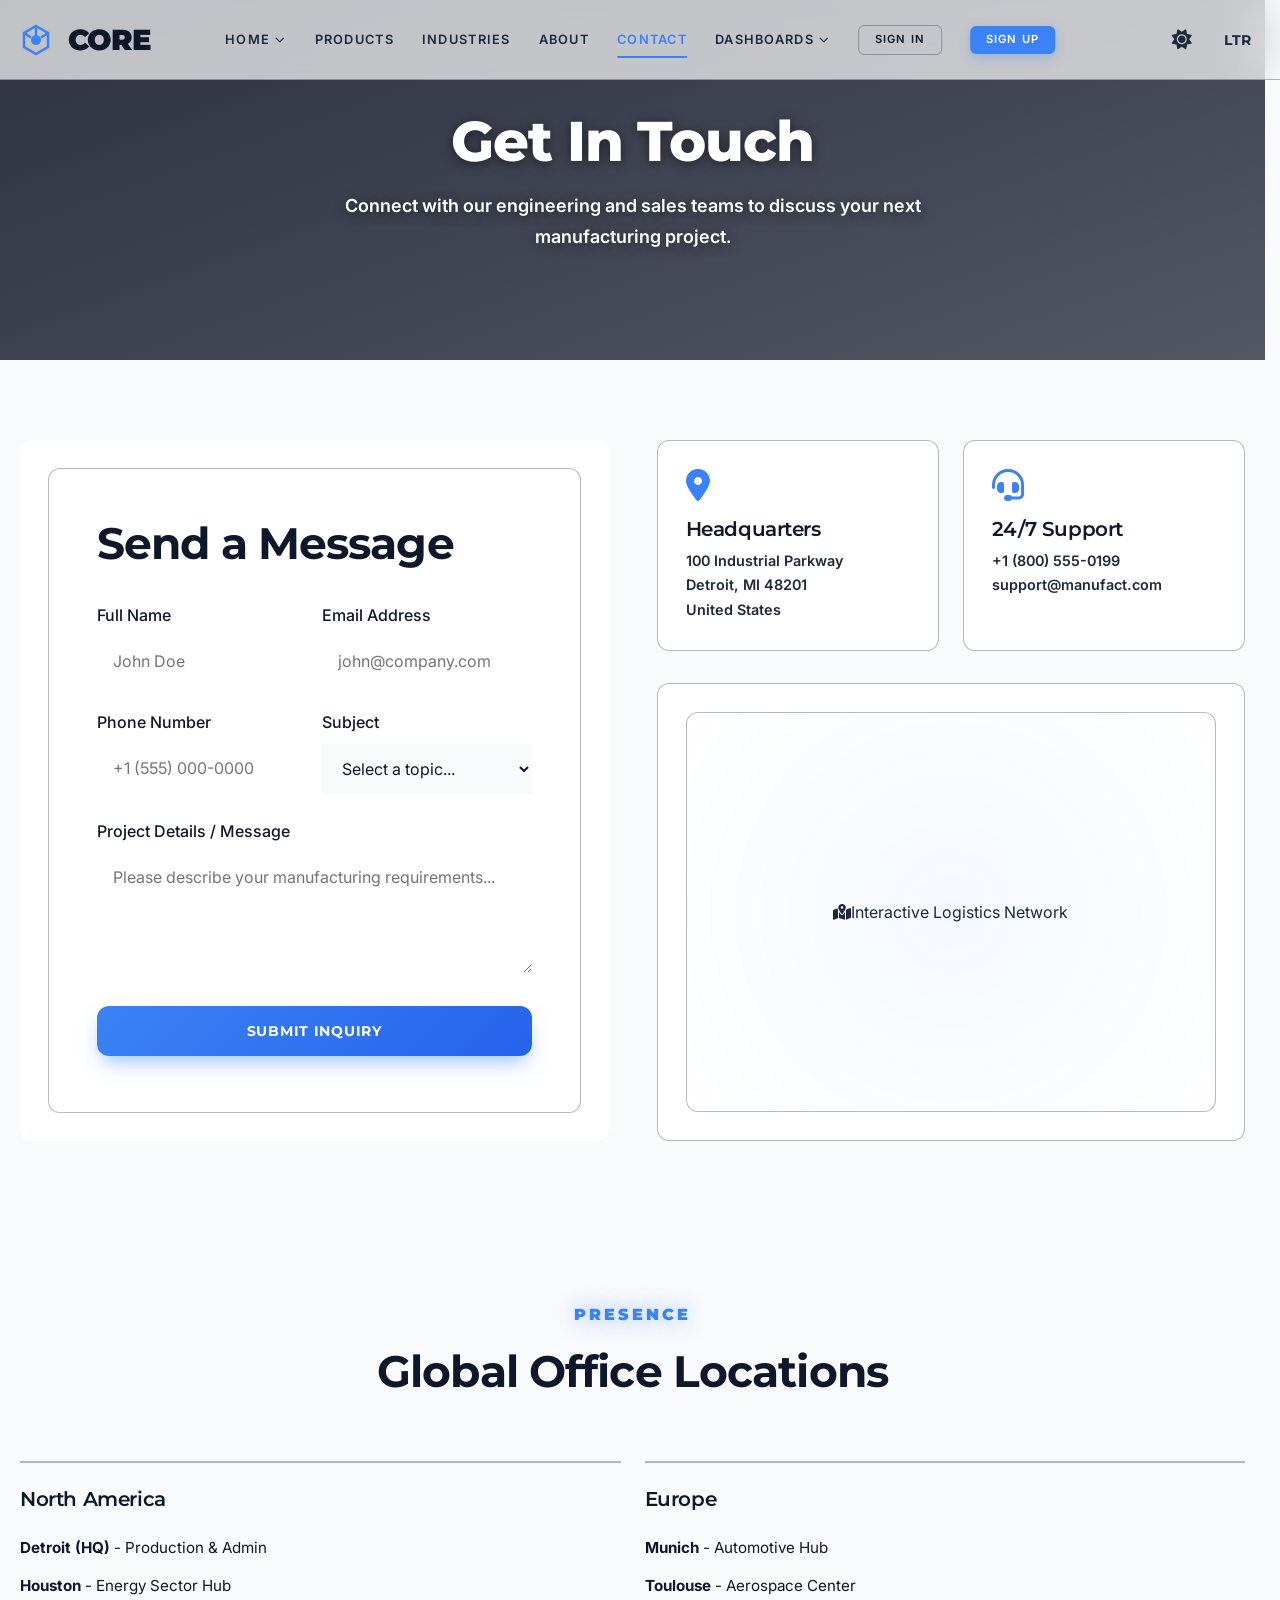
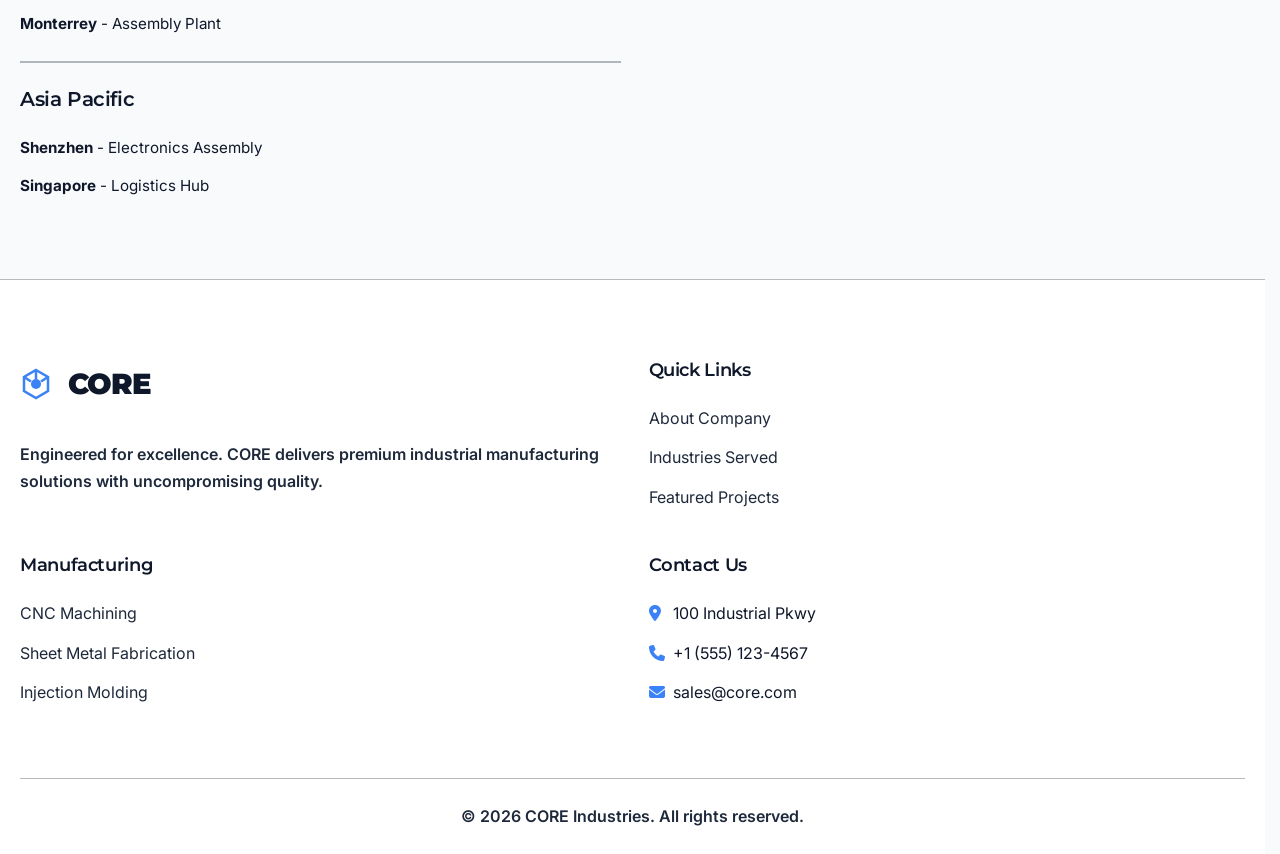
<file: contact.html>
<!DOCTYPE html>
<html lang="en" dir="ltr">

<head>
    <meta charset="UTF-8">
    <meta name="viewport" content="width=device-width, initial-scale=1.0">
    <title>CORE | Contact Us</title>
    <link rel="icon" type="image/svg+xml" href="assets/images/favicon.svg">
    <!-- Font Awesome for Icons -->
    <link rel="stylesheet" href="https://cdnjs.cloudflare.com/ajax/libs/font-awesome/6.4.0/css/all.min.css">
    <link rel="stylesheet" href="assets/css/style.css">
</head>

<body>

    <!-- Header -->
    <header class="header">
        <div class="container nav-container">
            <a href="index.html" class="logo">
                <svg width="32" height="32" viewBox="0 0 32 32" fill="none" xmlns="http://www.w3.org/2000/svg" style="vertical-align: middle; margin-right: 8px;">
    <path d="M16 2L28 9V23L16 30L4 23V9L16 2Z" stroke="var(--clr-primary)" stroke-width="2.5" fill="transparent"/>
    <circle cx="16" cy="16" r="5" fill="var(--clr-primary)"/>
    <path d="M16 2L16 11" stroke="var(--clr-primary)" stroke-width="2.5"/>
    <path d="M4 9L11 13.5" stroke="var(--clr-primary)" stroke-width="2.5"/>
    <path d="M28 9L21 13.5" stroke="var(--clr-primary)" stroke-width="2.5"/>
</svg>
                CORE
            </a>

            <nav>
                <ul class="nav-links" id="navLinks">
                    <li class="nav-item">
                        <a href="#">Home <i class="fa-solid fa-chevron-down" style="font-size: 0.6rem;"></i></a>
                        <div class="dropdown">
                            <a href="index.html">Home 1</a>
                            <a href="index2.html">Home 2</a>
                        </div>
                    </li>
                    <li class="nav-item"><a href="products.html">Products</a></li>
                    <li class="nav-item"><a href="industries.html">Industries</a></li>
                    <li class="nav-item"><a href="about.html">About</a></li>
                    <li class="nav-item"><a href="contact.html" class="active">Contact</a></li>
                    <li class="nav-item">
                        <a href="#">Dashboards <i class="fa-solid fa-chevron-down" style="font-size: 0.6rem;"></i></a>
                        <div class="dropdown">
                            <a href="user_dashboard.html">User Dashboard</a>
                            <a href="admin_dashboard.html">Admin Dashboard</a>
                        </div>
                    </li>
                    <li class="nav-item"><a href="login.html" class="nav-btn nav-signin">Sign In</a></li>
                    <li class="nav-item"><a href="signup.html" class="nav-btn nav-signup">Sign Up</a></li>
                </ul>
            </nav>

            <div class="nav-actions">
                <button class="icon-btn" id="themeToggle" title="Toggle Light/Dark Mode">
                    <i class="fa-solid fa-moon"></i>
                </button>
                <button class="icon-btn" id="dirToggle" title="Toggle RTL/LTR">LTR</button>
                <button class="icon-btn mobile-toggle" id="mobileToggle">
                    <i class="fa-solid fa-bars"></i>
                </button>
            </div>
        </div>
    </header>

    <main>
        <!-- Page Hero -->
        <section class="hero"
            style="min-height: 40vh; padding: 100px 0; background: linear-gradient(var(--clr-overlay), var(--clr-overlay)), url('https://images.unsplash.com/photo-1563989397-6a15db4a7cb2?q=80&w=1000&auto=format&fit=crop'); background-size: cover; background-position: center;">
            <div class="container text-center">
                <h1 style="margin-bottom: 16px;">Get In Touch</h1>
                <p style="font-size: 1.125rem; max-width: 600px; margin: 0 auto; color: var(--clr-text-secondary);">
                    Connect with our engineering and sales
                    teams to discuss your next manufacturing project.</p>
            </div>
        </section>

        <!-- Contact Form & Details Section -->
        <section class="section">
            <div class="container">
                <div class="grid grid-cols-2" style="gap: 48px;">
                    <!-- Contact Form -->
                    <div class="card p-0" style="border: none;">
                        <div
                            style="background: var(--clr-surface); padding: 48px; border-radius: var(--border-radius); border: 1px solid var(--clr-border); height: 100%;">
                            <h2 class="mb-4">Send a Message</h2>
                            <form action="#" method="POST">
                                <div class="grid grid-cols-2" style="gap: 16px;">
                                    <div class="form-group">
                                        <label class="form-label" for="name">Full Name</label>
                                        <input type="text" id="name" class="form-control" placeholder="John Doe"
                                            required>
                                    </div>
                                    <div class="form-group">
                                        <label class="form-label" for="email">Email Address</label>
                                        <input type="email" id="email" class="form-control"
                                            placeholder="john@company.com" required>
                                    </div>
                                </div>

                                <div class="grid grid-cols-2" style="gap: 16px;">
                                    <div class="form-group">
                                        <label class="form-label" for="phone">Phone Number</label>
                                        <input type="tel" id="phone" class="form-control"
                                            placeholder="+1 (555) 000-0000">
                                    </div>
                                    <div class="form-group">
                                        <label class="form-label" for="subject">Subject</label>
                                        <select id="subject" class="form-control" required
                                            style="background-color: var(--clr-bg); color: var(--clr-text-primary);">
                                            <option value="">Select a topic...</option>
                                            <option value="quote">Request a Quote</option>
                                            <option value="engineering">Engineering Support</option>
                                            <option value="general">General Inquiry</option>
                                        </select>
                                    </div>
                                </div>

                                <div class="form-group">
                                    <label class="form-label" for="message">Project Details / Message</label>
                                    <textarea id="message" class="form-control"
                                        placeholder="Please describe your manufacturing requirements..."
                                        required></textarea>
                                </div>

                                <button type="submit" class="btn btn-primary btn-full" style="padding: 16px;">Submit
                                    Inquiry</button>
                            </form>
                        </div>
                    </div>

                    <!-- Contact Details & Map -->
                    <div style="display: flex; flex-direction: column; height: 100%;">
                        <div class="grid grid-cols-2" style="gap: 24px; margin-bottom: 32px;">
                            <div class="card card-minimal">
                                <i class="fa-solid fa-location-dot"
                                    style="font-size: 2rem; color: var(--clr-primary); margin-bottom: 16px;"></i>
                                <h4 style="margin-bottom: 8px;">Headquarters</h4>
                                <p style="font-size: 0.9rem; margin: 0;">100 Industrial Parkway<br>Detroit, MI
                                    48201<br>United States</p>
                            </div>
                            <div class="card card-minimal">
                                <i class="fa-solid fa-headset"
                                    style="font-size: 2rem; color: var(--clr-primary); margin-bottom: 16px;"></i>
                                <h4 style="margin-bottom: 8px;">24/7 Support</h4>
                                <p style="font-size: 0.9rem; margin: 0;">+1 (800) 555-0199<br>support@manufact.com</p>
                            </div>
                        </div>

                        <div class="card p-0"
                            style="border: none; overflow: hidden; border-radius: var(--border-radius); border: 1px solid var(--clr-border); flex-grow: 1; display: flex; flex-direction: column;">
                            <div class="map-placeholder" style="flex-grow: 1; min-height: 300px; background: url('https://images.unsplash.com/photo-1524661135-423995f22d0b?q=80&w=1000&auto=format&fit=crop') center/cover;">
                                <!-- Map overlay to make it look like a placeholder or embed an actual iframe here if needed -->
                                <div style="width: 100%; height: 100%; background: rgba(15, 23, 42, 0.6); display: flex; align-items: center; justify-content: center; color: white;">
                                    <span><i class="fa-solid fa-map-location-dot" style="font-size: 2rem; margin-bottom: 8px; display: block; text-align: center;"></i>View on Maps</span>
                                </div>
                            </div>
                        </div>
                    </div>
                </div>
            </div>
        </section>

        <!-- Global Locations -->
        <section class="section bg-surface text-center">
            <div class="container">
                <span class="hero-subtitle">Presence</span>
                <h2 class="mb-8">Global Office Locations</h2>
                <div class="grid grid-cols-3">
                    <div style="border-top: 2px solid var(--clr-border); padding-top: 24px; text-align: left;">
                        <h4>North America</h4>
                        <ul style="list-style: none; padding: 0;">
                            <li style="margin-bottom: 12px; font-size: 0.95rem;"><strong
                                    style="color: var(--clr-text-primary);">Detroit (HQ)</strong> - Production & Admin
                            </li>
                            <li style="margin-bottom: 12px; font-size: 0.95rem;"><strong
                                    style="color: var(--clr-text-primary);">Houston</strong> - Energy Sector Hub</li>
                            <li style="font-size: 0.95rem;"><strong
                                    style="color: var(--clr-text-primary);">Monterrey</strong> - Assembly Plant</li>
                        </ul>
                    </div>
                    <div style="border-top: 2px solid var(--clr-border); padding-top: 24px; text-align: left;">
                        <h4>Europe</h4>
                        <ul style="list-style: none; padding: 0;">
                            <li style="margin-bottom: 12px; font-size: 0.95rem;"><strong
                                    style="color: var(--clr-text-primary);">Munich</strong> - Automotive Hub</li>
                            <li style="margin-bottom: 12px; font-size: 0.95rem;"><strong
                                    style="color: var(--clr-text-primary);">Toulouse</strong> - Aerospace Center</li>
                        </ul>
                    </div>
                    <div style="border-top: 2px solid var(--clr-border); padding-top: 24px; text-align: left;">
                        <h4>Asia Pacific</h4>
                        <ul style="list-style: none; padding: 0;">
                            <li style="margin-bottom: 12px; font-size: 0.95rem;"><strong
                                    style="color: var(--clr-text-primary);">Shenzhen</strong> - Electronics Assembly
                            </li>
                            <li style="font-size: 0.95rem;"><strong
                                    style="color: var(--clr-text-primary);">Singapore</strong> - Logistics Hub</li>
                        </ul>
                    </div>
                </div>
            </div>
        </section>
    </main>

    <!-- Footer -->
    <footer class="footer">
        <div class="container">
            <div class="grid grid-cols-4 footer-top">
                <div class="footer-col" style="grid-column: span 1;">
                    <a href="index.html" class="logo mb-4">
                        <svg width="32" height="32" viewBox="0 0 32 32" fill="none" xmlns="http://www.w3.org/2000/svg" style="vertical-align: middle; margin-right: 8px;">
    <path d="M16 2L28 9V23L16 30L4 23V9L16 2Z" stroke="var(--clr-primary)" stroke-width="2.5" fill="transparent"/>
    <circle cx="16" cy="16" r="5" fill="var(--clr-primary)"/>
    <path d="M16 2L16 11" stroke="var(--clr-primary)" stroke-width="2.5"/>
    <path d="M4 9L11 13.5" stroke="var(--clr-primary)" stroke-width="2.5"/>
    <path d="M28 9L21 13.5" stroke="var(--clr-primary)" stroke-width="2.5"/>
</svg>
                        CORE
                    </a>
                    <p>Engineered for excellence. CORE delivers premium industrial manufacturing solutions with
                        uncompromising quality.</p>
                </div>

                <div class="footer-col">
                    <h4>Quick Links</h4>
                    <ul class="footer-links">
                        <li><a href="about.html">About Company</a></li>
                        <li><a href="industries.html">Industries Served</a></li>
                        <li><a href="products.html">Featured Projects</a></li>
                    </ul>
                </div>

                <div class="footer-col">
                    <h4>Manufacturing</h4>
                    <ul class="footer-links">
                        <li><a href="#">CNC Machining</a></li>
                        <li><a href="#">Sheet Metal Fabrication</a></li>
                        <li><a href="#">Injection Molding</a></li>
                    </ul>
                </div>

                <div class="footer-col">
                    <h4>Contact Us</h4>
                    <ul class="footer-links">
                        <li><i class="fa-solid fa-location-dot" style="width: 20px; color: var(--clr-primary);"></i> 100
                            Industrial Pkwy</li>
                        <li style="margin-top: 12px;"><i class="fa-solid fa-phone"
                                style="width: 20px; color: var(--clr-primary);"></i> +1 (555) 123-4567</li>
                        <li style="margin-top: 12px;"><i class="fa-solid fa-envelope"
                                style="width: 20px; color: var(--clr-primary);"></i> sales@core.com</li>
                    </ul>
                </div>
            </div>
            <div class="footer-bottom">
                <p>&copy; 2026 CORE Industries. All rights reserved.</p>
            </div>
        </div>
    </footer>

    <script src="assets/js/main.js"></script>
</body>

</html>
</file>
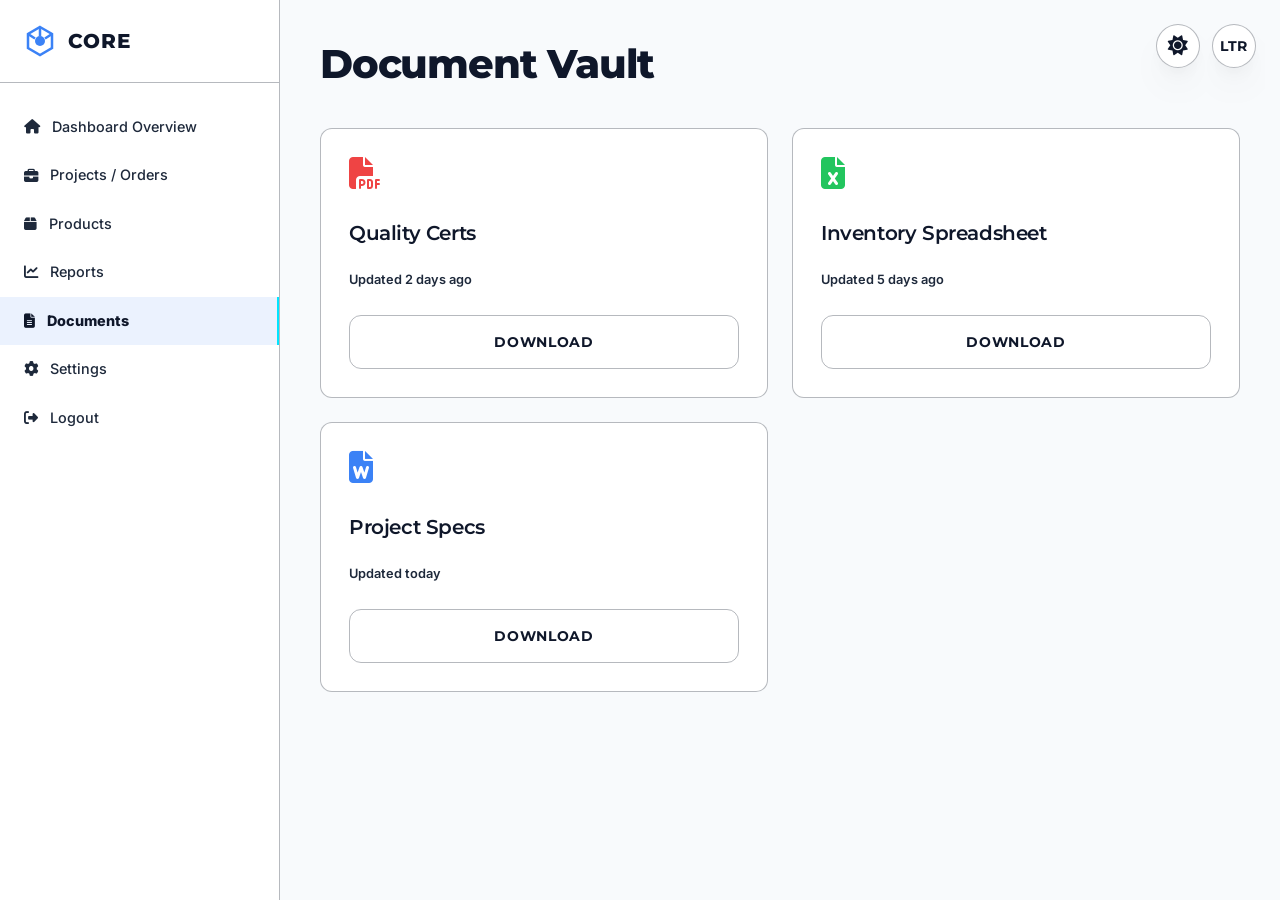
<file: documents.html>
<!DOCTYPE html>
<html lang="en" dir="ltr">

<head>
    <meta charset="UTF-8">
    <meta name="viewport" content="width=device-width, initial-scale=1.0">
    <title>CORE | Document Vault</title>
    <link rel="icon" type="image/svg+xml" href="assets/images/favicon.svg">
    <link rel="stylesheet" href="https://cdnjs.cloudflare.com/ajax/libs/font-awesome/6.4.0/css/all.min.css">
    <link rel="stylesheet" href="assets/css/style.css">
</head>

<body class="dashboard-page">
    <!-- Floating Actions -->
    <div class="floating-actions">
        <button id="themeToggle" class="icon-btn" style="background: var(--clr-surface); border: 1px solid var(--clr-border); width: 44px; height: 44px; border-radius: 50%; box-shadow: var(--shadow-premium); color: var(--clr-text-primary); cursor: pointer; display: flex; align-items: center; justify-content: center;">
            <i class="fa-solid fa-moon"></i>
        </button>
        <button id="dirToggle" class="icon-btn" style="background: var(--clr-surface); border: 1px solid var(--clr-border); width: 44px; height: 44px; border-radius: 50%; box-shadow: var(--shadow-premium); color: var(--clr-text-primary); cursor: pointer; display: flex; align-items: center; justify-content: center;">LTR</button>
    </div>

    <button class="sidebar-toggle" id="sidebarToggle" aria-label="Toggle navigation">
        <i class="fa-solid fa-bars"></i>
    </button>
    <aside class="sidebar" id="sidebar">
        <div class="sidebar-header">
            <a href="index.html" style="display: flex; align-items: center; gap: 12px; text-decoration: none;">
                <svg width="32" height="32" viewBox="0 0 32 32" fill="none" xmlns="http://www.w3.org/2000/svg">
    <path d="M16 2L28 9V23L16 30L4 23V9L16 2Z" stroke="var(--clr-primary)" stroke-width="2.5" fill="transparent"/>
    <circle cx="16" cy="16" r="5" fill="var(--clr-primary)"/>
    <path d="M16 2L16 11" stroke="var(--clr-primary)" stroke-width="2.5"/>
    <path d="M4 9L11 13.5" stroke="var(--clr-primary)" stroke-width="2.5"/>
    <path d="M28 9L21 13.5" stroke="var(--clr-primary)" stroke-width="2.5"/>
</svg>
                <span class="brand-name">CORE</span>
            </a>
        </div>
        <nav class="sidebar-nav">
            <ul>
                <li><a href="user_dashboard.html"><i class="fa-solid fa-house"></i> Dashboard Overview</a></li>
                <li><a href="projects.html"><i class="fa-solid fa-briefcase"></i> Projects / Orders</a></li>
                <li><a href="products.html"><i class="fa-solid fa-box"></i> Products</a></li>
                <li><a href="reports.html"><i class="fa-solid fa-chart-line"></i> Reports</a></li>
                <li><a href="documents.html" class="active"><i class="fa-solid fa-file-alt"></i> Documents</a></li>
                <li><a href="settings.html"><i class="fa-solid fa-cog"></i> Settings</a></li>
                <li><a href="logout.html"><i class="fa-solid fa-sign-out-alt"></i> Logout</a></li>
            </ul>
        </nav>
    </aside>

    <main class="dashboard-main">
        <h1>Document Vault</h1>

        <div class="grid grid-cols-3 mt-4">
            <div class="card">
                <i class="fa-solid fa-file-pdf" style="font-size: 2rem; color: #ef4444;"></i>
                <h4 class="mt-4">Quality Certs</h4>
                <p style="font-size: 0.8rem;">Updated 2 days ago</p>
                <a href="#" class="btn btn-secondary mt-2">Download</a>
            </div>
            <div class="card">
                <i class="fa-solid fa-file-excel" style="font-size: 2rem; color: #22c55e;"></i>
                <h4 class="mt-4">Inventory Spreadsheet</h4>
                <p style="font-size: 0.8rem;">Updated 5 days ago</p>
                <a href="#" class="btn btn-secondary mt-2">Download</a>
            </div>
            <div class="card">
                <i class="fa-solid fa-file-word" style="font-size: 2rem; color: #3b82f6;"></i>
                <h4 class="mt-4">Project Specs</h4>
                <p style="font-size: 0.8rem;">Updated today</p>
                <a href="#" class="btn btn-secondary mt-2">Download</a>
            </div>
        </div>
    </main>

    <script src="assets/js/main.js"></script>
</body>

</html>
</file>
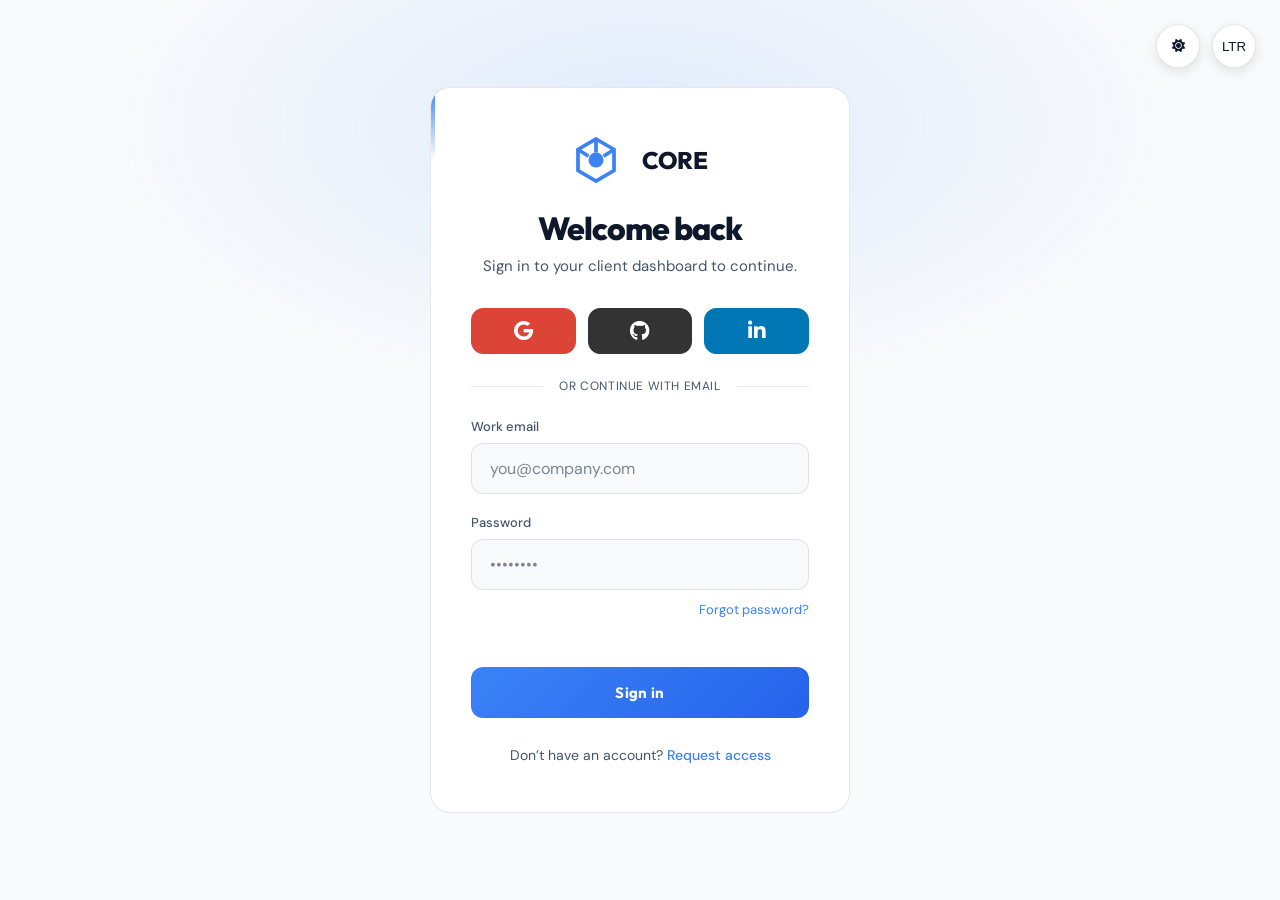
<file: login.html>
<!DOCTYPE html>
<html lang="en">

<head>
    <meta charset="UTF-8">
    <meta name="viewport" content="width=device-width, initial-scale=1.0">
    <title>CORE | Sign In</title>
    <link rel="icon" type="image/svg+xml" href="assets/images/favicon.svg">
    <link rel="stylesheet" href="https://cdnjs.cloudflare.com/ajax/libs/font-awesome/6.4.0/css/all.min.css">
    <link
        href="https://fonts.googleapis.com/css2?family=DM+Sans:ital,opsz,wght@0,9..40,400;0,9..40,500;0,9..40,600;0,9..40,700&family=Outfit:wght@600;700;800&display=swap"
        rel="stylesheet">
    <style>
        :root {
            --auth-bg: #020617;
            --auth-surface: #0F172A;
            --auth-border: rgba(255, 255, 255, 0.08);
            --auth-primary: #3B82F6;
            --auth-primary-glow: rgba(59, 130, 246, 0.25);
            --auth-electric: #00E5FF;
            --auth-text: #F8FAFC;
            --auth-muted: #94A3B8;
        }

        [data-theme="light"] {
            --auth-bg: #F8FAFC;
            --auth-surface: #FFFFFF;
            --auth-border: rgba(15, 23, 42, 0.1);
            --auth-text: #0F172A;
            --auth-muted: #475569;
        }

        .icon-btn {
            background: var(--auth-surface);
            border: 1px solid var(--auth-border);
            width: 44px;
            height: 44px;
            border-radius: 50%;
            cursor: pointer;
            display: flex;
            align-items: center;
            justify-content: center;
            color: var(--auth-text);
            box-shadow: 0 4px 12px rgba(0, 0, 0, 0.1);
            transition: all 0.2s;
        }

        .icon-btn:hover {
            transform: translateY(-2px);
        }

        * {
            box-sizing: border-box;
            margin: 0;
            padding: 0;
        }

        html {
            overflow-x: hidden;
        }

        body {
            font-family: 'DM Sans', sans-serif;
            min-height: 100vh;
            background: var(--auth-bg);
            color: var(--auth-text);
            display: flex;
            align-items: center;
            justify-content: center;
            padding: 24px;
            overflow-y: auto;
            position: relative;
        }

        /* Background: grid + gradient orb */
        body::before {
            content: '';
            position: fixed;
            inset: 0;
            background-image:
                linear-gradient(rgba(255, 255, 255, 0.02) 1px, transparent 1px),
                linear-gradient(90deg, rgba(255, 255, 255, 0.02) 1px, transparent 1px);
            background-size: 48px 48px;
            pointer-events: none;
            z-index: 0;
        }

        body::after {
            content: '';
            position: fixed;
            width: 120%;
            height: 120%;
            top: -10%;
            left: -10%;
            background: radial-gradient(ellipse 70% 50% at 50% 20%, rgba(59, 130, 246, 0.12) 0%, transparent 50%);
            pointer-events: none;
            z-index: 0;
        }

        .auth-wrap {
            position: relative;
            z-index: 1;
            width: 100%;
            max-width: 420px;
        }

        .auth-card {
            background: var(--auth-surface);
            border: 1px solid var(--auth-border);
            border-radius: 20px;
            padding: 48px 40px;
            position: relative;
            overflow: hidden;
        }

        .auth-card::before {
            content: '';
            position: absolute;
            top: 0;
            left: 0;
            width: 4px;
            height: 72px;
            background: linear-gradient(180deg, var(--auth-primary), transparent);
            border-radius: 4px 0 0 0;
        }

        .auth-brand {
            display: flex;
            align-items: center;
            justify-content: center;
            width: 100%;
            gap: 10px;
            text-decoration: none;
            color: var(--auth-text);
            font-family: 'Outfit', sans-serif;
            font-weight: 700;
            font-size: 1.25rem;
            margin-bottom: 32px;
        }

        .auth-brand img {
            height: 32px;
            width: auto;
        }

        .auth-brand span {
            color: var(--auth-electric);
        }

        .auth-heading {
            font-family: 'Outfit', sans-serif;
            font-weight: 800;
            font-size: clamp(1.75rem, 4vw, 2rem);
            letter-spacing: -0.03em;
            margin-bottom: 8px;
            text-align: center;
        }

        .auth-sub {
            color: var(--auth-muted);
            font-size: 0.9375rem;
            margin-bottom: 32px;
            text-align: center;
        }

        .auth-form .field {
            margin-bottom: 20px;
        }

        .auth-form label {
            display: block;
            font-size: 0.8125rem;
            font-weight: 500;
            color: var(--auth-muted);
            margin-bottom: 8px;
        }

        .auth-form input {
            width: 100%;
            padding: 14px 18px;
            background: var(--auth-bg);
            border: 1px solid var(--auth-border);
            border-radius: 12px;
            color: var(--auth-text);
            font-family: inherit;
            font-size: 1rem;
            transition: border-color 0.2s, box-shadow 0.2s;
        }

        .auth-form input::placeholder {
            color: var(--auth-muted);
            opacity: 0.7;
        }

        .auth-form input:focus {
            outline: none;
            border-color: var(--auth-primary);
            box-shadow: 0 0 0 3px var(--auth-primary-glow);
        }

        .auth-form .forgot {
            text-align: right;
            margin-top: 8px;
        }

        .auth-form .forgot a {
            font-size: 0.8125rem;
            color: var(--auth-primary);
            text-decoration: none;
        }

        .auth-form .forgot a:hover {
            text-decoration: underline;
        }

        .auth-form .submit {
            width: 100%;
            margin-top: 28px;
            padding: 16px 24px;
            background: linear-gradient(135deg, var(--auth-primary) 0%, #2563EB 100%);
            border: none;
            border-radius: 12px;
            color: #fff;
            font-family: 'Outfit', sans-serif;
            font-weight: 700;
            font-size: 0.9375rem;
            letter-spacing: 0.02em;
            cursor: pointer;
            transition: transform 0.2s, box-shadow 0.2s;
        }

        .auth-form .submit:hover {
            transform: translateY(-2px);
            box-shadow: 0 8px 24px rgba(59, 130, 246, 0.4);
        }

        /* Social Logins */
        .social-auth {
            display: grid;
            grid-template-columns: repeat(3, 1fr);
            gap: 12px;
            margin-bottom: 24px;
        }

        .social-btn {
            display: flex;
            align-items: center;
            justify-content: center;
            padding: 12px;
            background: var(--auth-bg);
            border: 1px solid var(--auth-border);
            border-radius: 12px;
            color: #fff;
            font-size: 1.25rem;
            cursor: pointer;
            transition: all 0.2s;
            text-decoration: none;
        }

        .social-btn.google {
            background: #DB4437;
            border-color: #DB4437;
        }

        .social-btn.github {
            background: #333;
            border-color: #333;
        }

        .social-btn.linkedin {
            background: #0077B5;
            border-color: #0077B5;
        }

        .social-btn:hover {
            opacity: 0.9;
            transform: translateY(-2px);
            box-shadow: 0 4px 12px rgba(0, 0, 0, 0.3);
        }

        .auth-divider {
            display: flex;
            align-items: center;
            gap: 16px;
            margin-bottom: 24px;
            color: var(--auth-muted);
            font-size: 0.75rem;
            text-transform: uppercase;
            letter-spacing: 0.05em;
        }

        .auth-divider::before,
        .auth-divider::after {
            content: '';
            flex: 1;
            height: 1px;
            background: var(--auth-border);
        }

        .auth-footer {
            margin-top: 28px;
            text-align: center;
            font-size: 0.875rem;
            color: var(--auth-muted);
        }

        .auth-footer a {
            color: var(--auth-primary);
            text-decoration: none;
            font-weight: 500;
        }

        .auth-footer a:hover {
            text-decoration: underline;
        }

        /* Responsive */
        @media (max-width: 1024px) {
            body {
                padding: 20px;
            }

            .auth-card {
                padding: 40px 32px;
            }

            .auth-heading {
                font-size: 1.75rem;
            }
        }

        @media (max-width: 768px) {
            body {
                padding: 16px;
            }

            .auth-wrap {
                max-width: 100%;
            }

            .auth-card {
                padding: 36px 24px;
                border-radius: 16px;
            }

            .auth-brand {
                margin-bottom: 28px;
            }

            .auth-heading {
                font-size: 1.5rem;
            }

            .auth-sub {
                margin-bottom: 28px;
            }

            .auth-form .field {
                margin-bottom: 18px;
            }

            .auth-form .submit {
                margin-top: 24px;
                padding: 14px;
            }
        }

        @media (max-width: 360px) {
            body {
                padding: 12px;
            }

            .auth-card {
                padding: 28px 20px;
                border-radius: 14px;
            }

            .auth-card::before {
                height: 56px;
            }

            .auth-brand {
                font-size: 1.125rem;
                margin-bottom: 24px;
            }

            .auth-brand img {
                height: 28px;
            }

            .auth-heading {
                font-size: 1.375rem;
            }

            .auth-sub {
                font-size: 0.875rem;
                margin-bottom: 24px;
            }

            .auth-form input {
                padding: 12px 14px;
                font-size: 0.9375rem;
            }

            .auth-form .submit {
                margin-top: 20px;
                padding: 12px;
                font-size: 0.875rem;
            }

            .auth-footer {
                font-size: 0.8125rem;
                margin-top: 24px;
            }
        }
    </style>
</head>

<body>
    <!-- Floating Actions -->
    <div style="position: fixed; top: 24px; right: 24px; z-index: 5000; display: flex; gap: 12px;">
        <button id="themeToggle" class="icon-btn" title="Toggle Theme">
            <i class="fa-solid fa-moon"></i>
        </button>
        <button id="dirToggle" class="icon-btn" title="Toggle RTL/LTR">LTR</button>
    </div>

    <!-- Single Viewport Lock (Issue 5) -->
    <div style="position: fixed; top: 0; left: 0; width: 100%; height: 100%; z-index: -1; background: var(--auth-bg);">
    </div>

    <div class="auth-wrap">
        <div class="auth-card">
            <a href="index.html" class="auth-brand"
                style="display: flex; justify-content: center; align-items: center; margin-bottom: 24px; text-decoration: none;">
                <svg width="48" height="48" viewBox="0 0 32 32" fill="none" xmlns="http://www.w3.org/2000/svg" style="vertical-align: middle; margin-right: 12px;">
    <path d="M16 2L28 9V23L16 30L4 23V9L16 2Z" stroke="var(--auth-primary)" stroke-width="2.5" fill="transparent"/>
    <circle cx="16" cy="16" r="5" fill="var(--auth-primary)"/>
    <path d="M16 2L16 11" stroke="var(--auth-primary)" stroke-width="2.5"/>
    <path d="M4 9L11 13.5" stroke="var(--auth-primary)" stroke-width="2.5"/>
    <path d="M28 9L21 13.5" stroke="var(--auth-primary)" stroke-width="2.5"/>
</svg>
                <span
                    style="font-size: 1.5rem; font-weight: 800; font-family: var(--font-heading); color: var(--clr-text-primary);">CORE</span>
            </a>
            <h1 class="auth-heading" style="text-align: center;">Welcome back</h1>
            <p class="auth-sub" style="text-align: center;">Sign in to your client dashboard to continue.</p>

            <div class="social-auth">
                <a href="#" class="social-btn google" title="Sign in with Google"><i
                        class="fa-brands fa-google"></i></a>
                <a href="#" class="social-btn github" title="Sign in with GitHub"><i
                        class="fa-brands fa-github"></i></a>
                <a href="#" class="social-btn linkedin" title="Sign in with LinkedIn"><i
                        class="fa-brands fa-linkedin-in"></i></a>
            </div>

            <div class="auth-divider">Or continue with email</div>

            <form class="auth-form" action="#" method="POST">
                <div class="field">
                    <label for="email">Work email</label>
                    <input type="email" id="email" name="email" placeholder="you@company.com" required>
                </div>
                <div class="field">
                    <label for="password">Password</label>
                    <input type="password" id="password" name="password" placeholder="••••••••" required>
                    <div class="forgot"><a href="#">Forgot password?</a></div>
                </div>
                <button type="submit" class="submit">Sign in</button>
            </form>

            <p class="auth-footer">Don’t have an account? <a href="signup.html">Request access</a></p>
        </div>
    </div>
    <script>
        // --- Theme Management ---
        const themeToggle = document.getElementById('themeToggle');
        const root = document.documentElement;
        const themeIcon = themeToggle ? themeToggle.querySelector('i') : null;

        const getTheme = () => {
            const savedTheme = localStorage.getItem('theme');
            if (savedTheme) return savedTheme;
            return window.matchMedia('(prefers-color-scheme: light)').matches ? 'light' : 'dark';
        };

        const applyTheme = (theme) => {
            root.setAttribute('data-theme', theme);
            localStorage.setItem('theme', theme);
            if (themeIcon) {
                themeIcon.className = theme === 'light' ? 'fa-solid fa-sun' : 'fa-solid fa-moon';
            }
        };

        applyTheme(getTheme());

        if (themeToggle) {
            themeToggle.addEventListener('click', () => {
                const newTheme = root.getAttribute('data-theme') === 'light' ? 'dark' : 'light';
                applyTheme(newTheme);
            });
        }

        // RTL/LTR Toggle Logic
        const dirToggle = document.getElementById('dirToggle');
        const htmlTag = document.documentElement;

        if (dirToggle) {
            dirToggle.addEventListener('click', () => {
                const currentDir = htmlTag.getAttribute('dir');
                if (currentDir === 'rtl') {
                    htmlTag.setAttribute('dir', 'ltr');
                } else {
                    htmlTag.setAttribute('dir', 'rtl');
                }
            });
        }
    </script>
</body>

</html>
</file>
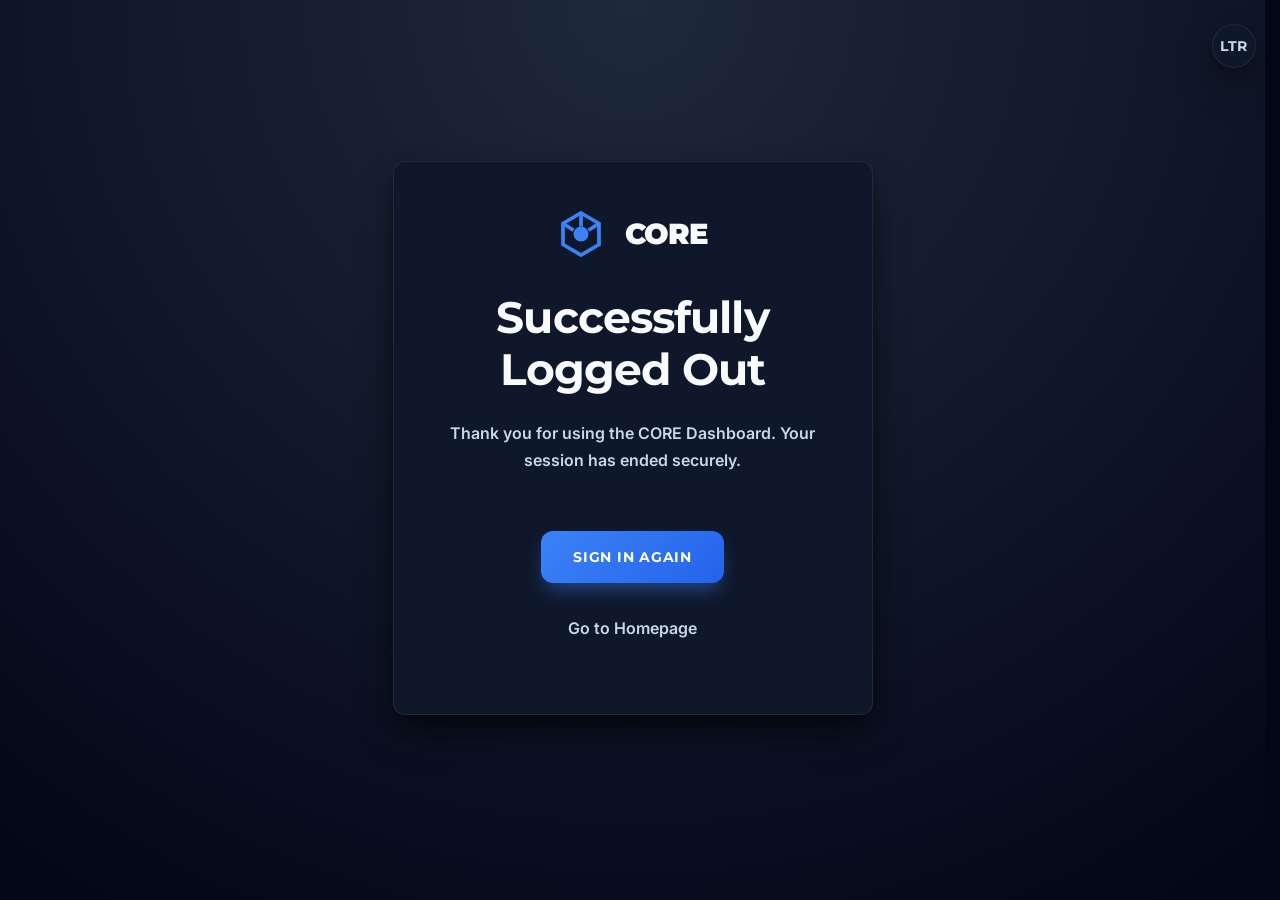
<file: logout.html>
<!DOCTYPE html>
<html lang="en" dir="ltr">

<head>
    <meta charset="UTF-8">
    <meta name="viewport" content="width=device-width, initial-scale=1.0">
    <title>CORE | Logged Out</title>
    <link rel="icon" type="image/svg+xml" href="assets/images/favicon.svg">
    <link rel="stylesheet" href="https://cdnjs.cloudflare.com/ajax/libs/font-awesome/6.4.0/css/all.min.css">
    <link rel="stylesheet" href="assets/css/style.css">
</head>

<body class="auth-wrapper">
    <!-- RTL/LTR Toggle -->
    <div style="position: fixed; top: 24px; right: 24px; z-index: 5000;">
        <button id="dirToggle" class="icon-btn"
            style="background: var(--clr-surface); border: 1px solid var(--clr-border); width: 44px; height: 44px; border-radius: 50%; cursor: pointer; display: flex; align-items: center; justify-content: center; box-shadow: var(--shadow-premium); color: var(--clr-text-secondary);">LTR</button>
    </div>

    <div class="auth-container text-center">
        <a href="index.html" class="logo mb-4" style="justify-content: center;">
            <svg width="48" height="48" viewBox="0 0 32 32" fill="none" xmlns="http://www.w3.org/2000/svg" style="vertical-align: middle; margin-right: 12px;">
    <path d="M16 2L28 9V23L16 30L4 23V9L16 2Z" stroke="var(--clr-primary)" stroke-width="2.5" fill="transparent"/>
    <circle cx="16" cy="16" r="5" fill="var(--clr-primary)"/>
    <path d="M16 2L16 11" stroke="var(--clr-primary)" stroke-width="2.5"/>
    <path d="M4 9L11 13.5" stroke="var(--clr-primary)" stroke-width="2.5"/>
    <path d="M28 9L21 13.5" stroke="var(--clr-primary)" stroke-width="2.5"/>
</svg>
            CORE
        </a>
        <h2>Successfully Logged Out</h2>
        <p>Thank you for using the CORE Dashboard. Your session has ended securely.</p>
        <a href="login.html" class="btn btn-primary mt-4">Sign In Again</a>
        <p class="mt-4"><a href="index.html" style="color: var(--clr-text-secondary);">Go to Homepage</a></p>
    </div>
</body>

</html>
</file>
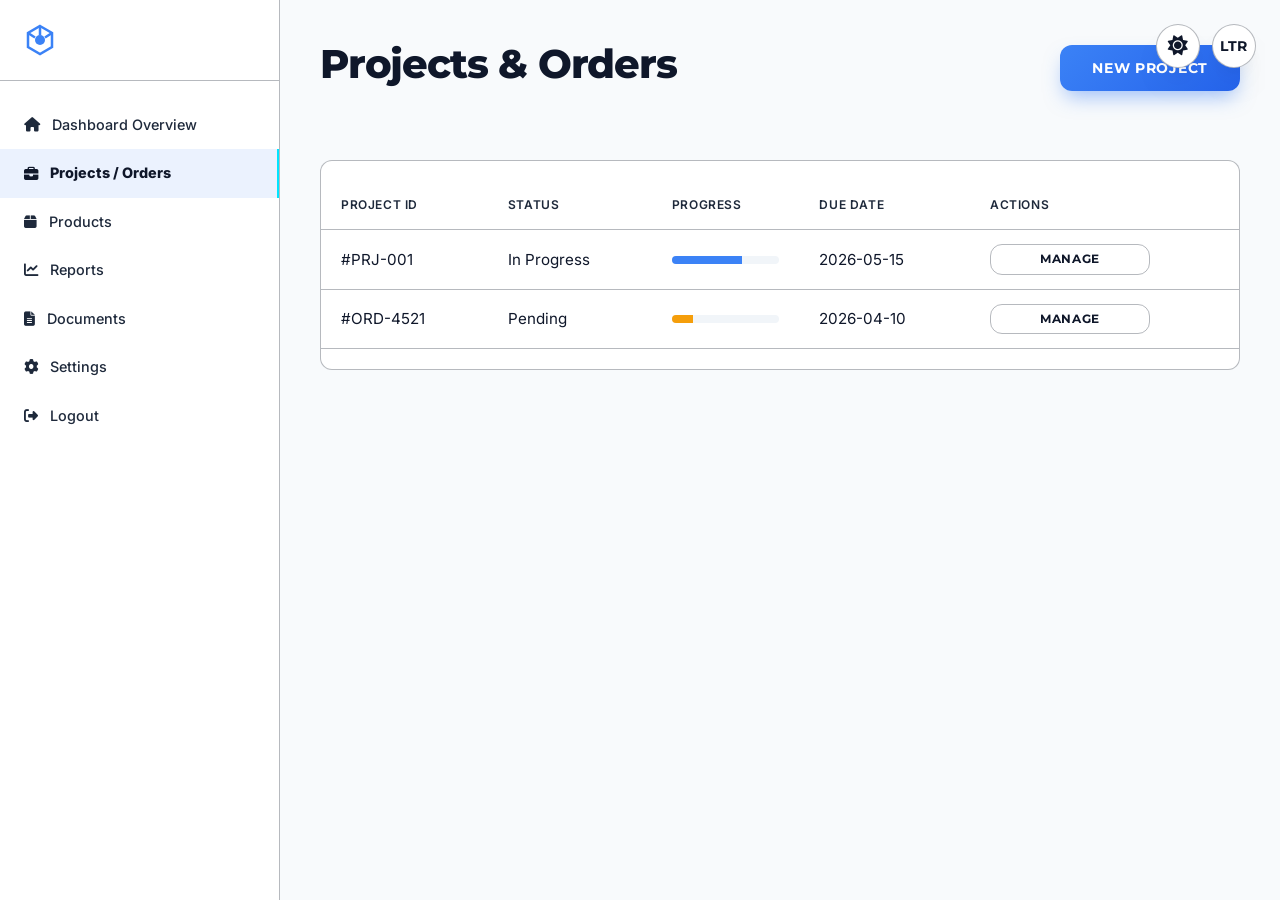
<file: projects.html>
<!DOCTYPE html>
<html lang="en" dir="ltr">

<head>
    <meta charset="UTF-8">
    <meta name="viewport" content="width=device-width, initial-scale=1.0">
    <title>CORE | Projects & Orders</title>
    <link rel="icon" type="image/svg+xml" href="assets/images/favicon.svg">
    <link rel="stylesheet" href="https://cdnjs.cloudflare.com/ajax/libs/font-awesome/6.4.0/css/all.min.css">
    <link rel="stylesheet" href="assets/css/style.css">
</head>

<body class="dashboard-page">
    <!-- Floating Actions -->
    <div class="floating-actions">
        <button id="themeToggle" class="icon-btn" style="background: var(--clr-surface); border: 1px solid var(--clr-border); width: 44px; height: 44px; border-radius: 50%; box-shadow: var(--shadow-premium); color: var(--clr-text-primary); cursor: pointer; display: flex; align-items: center; justify-content: center;">
            <i class="fa-solid fa-moon"></i>
        </button>
        <button id="dirToggle" class="icon-btn" style="background: var(--clr-surface); border: 1px solid var(--clr-border); width: 44px; height: 44px; border-radius: 50%; box-shadow: var(--shadow-premium); color: var(--clr-text-primary); cursor: pointer; display: flex; align-items: center; justify-content: center;">LTR</button>
    </div>

    <button class="sidebar-toggle" id="sidebarToggle" aria-label="Toggle navigation">
        <i class="fa-solid fa-bars"></i>
    </button>
    <aside class="sidebar" id="sidebar">
        <div class="sidebar-header">
            <a href="index.html"><svg width="32" height="32" viewBox="0 0 32 32" fill="none" xmlns="http://www.w3.org/2000/svg">
    <path d="M16 2L28 9V23L16 30L4 23V9L16 2Z" stroke="var(--clr-primary)" stroke-width="2.5" fill="transparent"/>
    <circle cx="16" cy="16" r="5" fill="var(--clr-primary)"/>
    <path d="M16 2L16 11" stroke="var(--clr-primary)" stroke-width="2.5"/>
    <path d="M4 9L11 13.5" stroke="var(--clr-primary)" stroke-width="2.5"/>
    <path d="M28 9L21 13.5" stroke="var(--clr-primary)" stroke-width="2.5"/>
</svg></a>
        </div>
        <nav class="sidebar-nav">
            <ul>
                <li><a href="user_dashboard.html"><i class="fa-solid fa-house"></i> Dashboard Overview</a></li>
                <li><a href="projects.html" class="active"><i class="fa-solid fa-briefcase"></i> Projects / Orders</a>
                </li>
                <li><a href="products.html"><i class="fa-solid fa-box"></i> Products</a></li>
                <li><a href="reports.html"><i class="fa-solid fa-chart-line"></i> Reports</a></li>
                <li><a href="documents.html"><i class="fa-solid fa-file-alt"></i> Documents</a></li>
                <li><a href="settings.html"><i class="fa-solid fa-cog"></i> Settings</a></li>
                <li><a href="logout.html"><i class="fa-solid fa-sign-out-alt"></i> Logout</a></li>
            </ul>
        </nav>
    </aside>

    <main class="dashboard-main">
        <div class="flex justify-between items-center mb-8">
            <h1>Projects & Orders</h1>
            <button class="btn btn-primary">New Project</button>
        </div>

        <section class="card-section">
            <div class="table-responsive">
                <table>
                    <thead>
                        <tr>
                            <th>Project ID</th>
                            <th>Status</th>
                            <th>Progress</th>
                            <th>Due Date</th>
                            <th>Actions</th>
                        </tr>
                    </thead>
                    <tbody>
                        <tr>
                            <td>#PRJ-001</td>
                            <td><span class="status in-progress">In Progress</span></td>
                            <td>
                                <div
                                    style="width: 100%; background: var(--clr-surface-light); height: 8px; border-radius: 4px; overflow: hidden;">
                                    <div style="width: 65%; background: var(--clr-primary); height: 100%;"></div>
                                </div>
                            </td>
                            <td>2026-05-15</td>
                            <td><a href="#" class="btn btn-secondary"
                                    style="padding: 4px 12px; font-size: 0.75rem;">Manage</a></td>
                        </tr>
                        <tr>
                            <td>#ORD-4521</td>
                            <td><span class="status pending">Pending</span></td>
                            <td>
                                <div
                                    style="width: 100%; background: var(--clr-surface-light); height: 8px; border-radius: 4px; overflow: hidden;">
                                    <div style="width: 20%; background: var(--clr-accent); height: 100%;"></div>
                                </div>
                            </td>
                            <td>2026-04-10</td>
                            <td><a href="#" class="btn btn-secondary"
                                    style="padding: 4px 12px; font-size: 0.75rem;">Manage</a></td>
                        </tr>
                    </tbody>
                </table>
            </div>
        </section>
    </main>

    <script src="assets/js/main.js"></script>
</body>

</html>
</file>
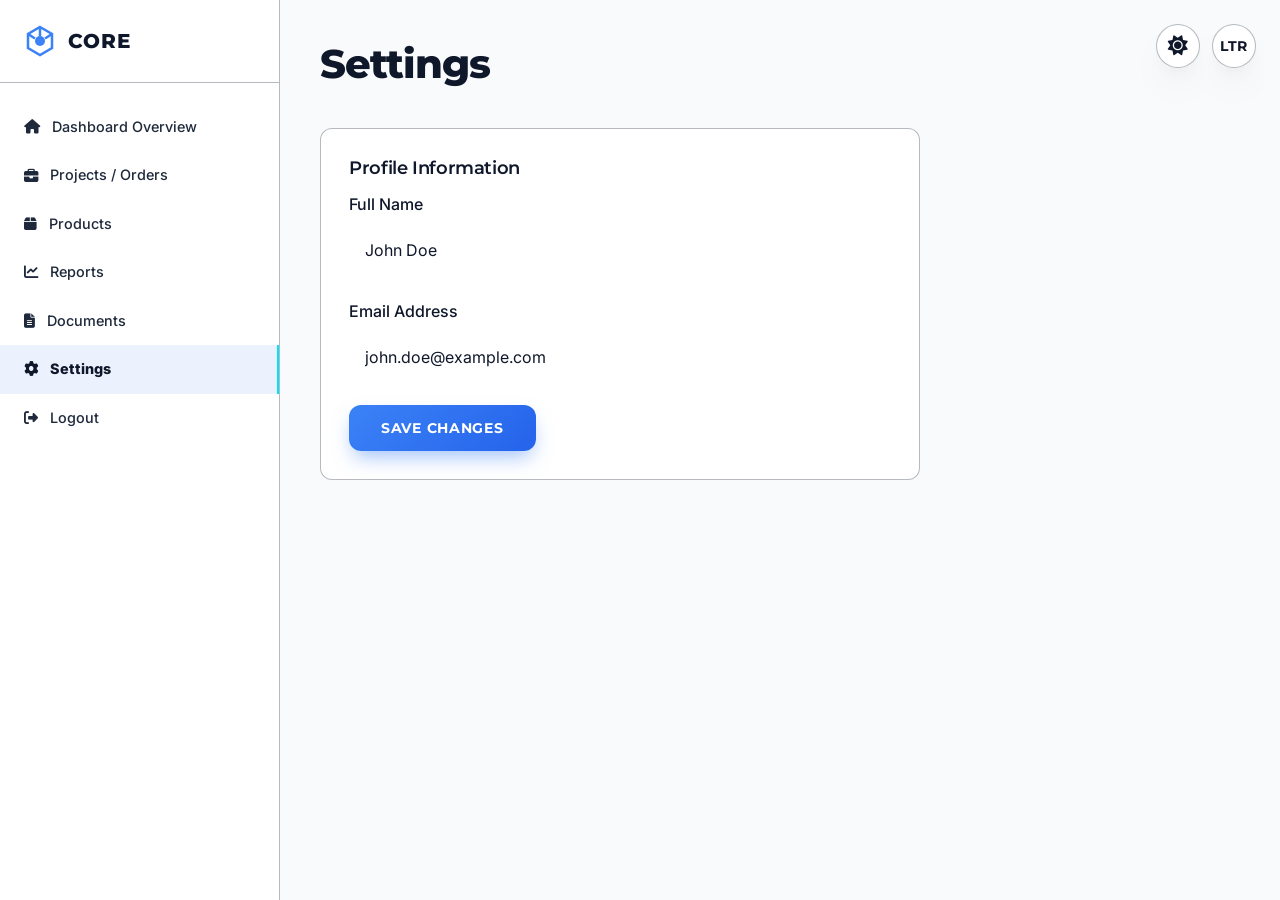
<file: settings.html>
<!DOCTYPE html>
<html lang="en" dir="ltr">

<head>
    <meta charset="UTF-8">
    <meta name="viewport" content="width=device-width, initial-scale=1.0">
    <title>CORE | Account Settings</title>
    <link rel="icon" type="image/svg+xml" href="assets/images/favicon.svg">
    <link rel="stylesheet" href="https://cdnjs.cloudflare.com/ajax/libs/font-awesome/6.4.0/css/all.min.css">
    <link rel="stylesheet" href="assets/css/style.css">
</head>

<body class="dashboard-page">
    <!-- Floating Actions -->
    <div class="floating-actions">
        <button id="themeToggle" class="icon-btn" style="background: var(--clr-surface); border: 1px solid var(--clr-border); width: 44px; height: 44px; border-radius: 50%; box-shadow: var(--shadow-premium); color: var(--clr-text-primary); cursor: pointer; display: flex; align-items: center; justify-content: center;">
            <i class="fa-solid fa-moon"></i>
        </button>
        <button id="dirToggle" class="icon-btn" style="background: var(--clr-surface); border: 1px solid var(--clr-border); width: 44px; height: 44px; border-radius: 50%; box-shadow: var(--shadow-premium); color: var(--clr-text-primary); cursor: pointer; display: flex; align-items: center; justify-content: center;">LTR</button>
    </div>

    <button class="sidebar-toggle" id="sidebarToggle" aria-label="Toggle navigation">
        <i class="fa-solid fa-bars"></i>
    </button>
    <aside class="sidebar" id="sidebar">
        <div class="sidebar-header">
            <a href="index.html" style="display: flex; align-items: center; gap: 12px; text-decoration: none;">
                <svg width="32" height="32" viewBox="0 0 32 32" fill="none" xmlns="http://www.w3.org/2000/svg">
    <path d="M16 2L28 9V23L16 30L4 23V9L16 2Z" stroke="var(--clr-primary)" stroke-width="2.5" fill="transparent"/>
    <circle cx="16" cy="16" r="5" fill="var(--clr-primary)"/>
    <path d="M16 2L16 11" stroke="var(--clr-primary)" stroke-width="2.5"/>
    <path d="M4 9L11 13.5" stroke="var(--clr-primary)" stroke-width="2.5"/>
    <path d="M28 9L21 13.5" stroke="var(--clr-primary)" stroke-width="2.5"/>
</svg>
                <span class="brand-name">CORE</span>
            </a>
        </div>
        <nav class="sidebar-nav">
            <ul>
                <li><a href="user_dashboard.html"><i class="fa-solid fa-house"></i> Dashboard Overview</a></li>
                <li><a href="projects.html"><i class="fa-solid fa-briefcase"></i> Projects / Orders</a></li>
                <li><a href="products.html"><i class="fa-solid fa-box"></i> Products</a></li>
                <li><a href="reports.html"><i class="fa-solid fa-chart-line"></i> Reports</a></li>
                <li><a href="documents.html"><i class="fa-solid fa-file-alt"></i> Documents</a></li>
                <li><a href="settings.html" class="active"><i class="fa-solid fa-cog"></i> Settings</a></li>
                <li><a href="logout.html"><i class="fa-solid fa-sign-out-alt"></i> Logout</a></li>
            </ul>
        </nav>
    </aside>

    <main class="dashboard-main">
        <h1>Settings</h1>

        <div class="card mt-4" style="max-width: 600px;">
            <h3>Profile Information</h3>
            <form>
                <div class="form-group">
                    <label class="form-label">Full Name</label>
                    <input type="text" class="form-control" value="John Doe">
                </div>
                <div class="form-group">
                    <label class="form-label">Email Address</label>
                    <input type="email" class="form-control" value="john.doe@example.com">
                </div>
                <button type="button" class="btn btn-primary">Save Changes</button>
            </form>
        </div>
    </main>

    <script src="assets/js/main.js"></script>
</body>

</html>
</file>
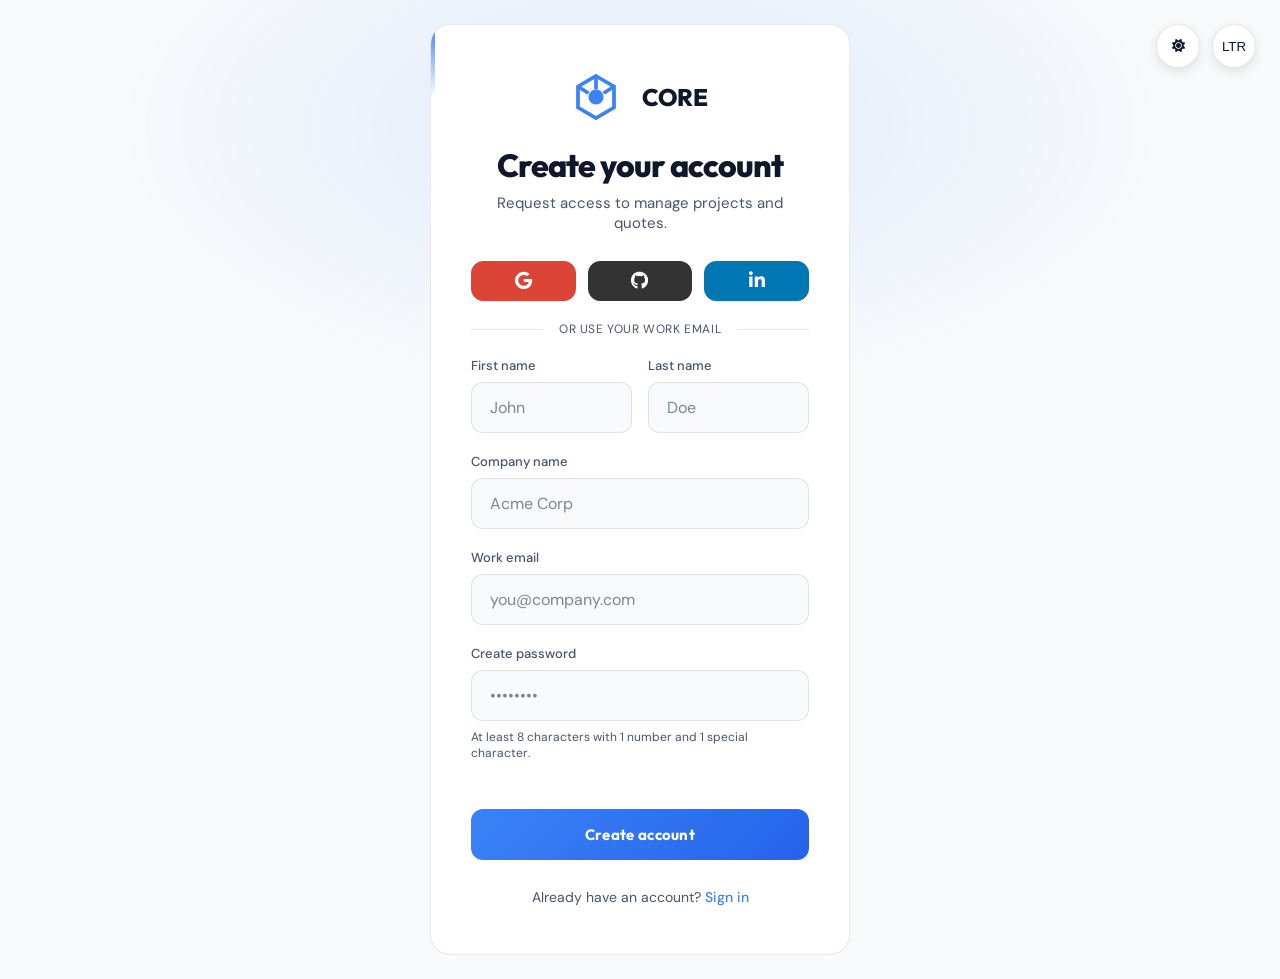
<file: signup.html>
<!DOCTYPE html>
<html lang="en">

<head>
    <meta charset="UTF-8">
    <meta name="viewport" content="width=device-width, initial-scale=1.0">
    <title>CORE | Request Access</title>
    <link rel="icon" type="image/svg+xml" href="assets/images/favicon.svg">
    <link rel="stylesheet" href="https://cdnjs.cloudflare.com/ajax/libs/font-awesome/6.4.0/css/all.min.css">
    <link
        href="https://fonts.googleapis.com/css2?family=DM+Sans:ital,opsz,wght@0,9..40,400;0,9..40,500;0,9..40,600;0,9..40,700&family=Outfit:wght@600;700;800&display=swap"
        rel="stylesheet">
    <style>
        :root {
            --auth-bg: #020617;
            --auth-surface: #0F172A;
            --auth-border: rgba(255, 255, 255, 0.08);
            --auth-primary: #3B82F6;
            --auth-primary-glow: rgba(59, 130, 246, 0.25);
            --auth-electric: #00E5FF;
            --auth-text: #F8FAFC;
            --auth-muted: #94A3B8;
        }

        [data-theme="light"] {
            --auth-bg: #F8FAFC;
            --auth-surface: #FFFFFF;
            --auth-border: rgba(15, 23, 42, 0.1);
            --auth-text: #0F172A;
            --auth-muted: #475569;
        }

        .icon-btn {
            background: var(--auth-surface);
            border: 1px solid var(--auth-border);
            width: 44px;
            height: 44px;
            border-radius: 50%;
            cursor: pointer;
            display: flex;
            align-items: center;
            justify-content: center;
            color: var(--auth-text);
            box-shadow: 0 4px 12px rgba(0, 0, 0, 0.1);
            transition: all 0.2s;
        }

        .icon-btn:hover {
            transform: translateY(-2px);
        }

        * {
            box-sizing: border-box;
            margin: 0;
            padding: 0;
        }

        html {
            overflow-x: hidden;
        }

        body {
            font-family: 'DM Sans', sans-serif;
            min-height: 100vh;
            background: var(--auth-bg);
            color: var(--auth-text);
            display: flex;
            align-items: center;
            justify-content: center;
            padding: 24px;
            overflow-y: auto;
            position: relative;
        }

        body::before {
            content: '';
            position: fixed;
            inset: 0;
            background-image:
                linear-gradient(rgba(255, 255, 255, 0.02) 1px, transparent 1px),
                linear-gradient(90deg, rgba(255, 255, 255, 0.02) 1px, transparent 1px);
            background-size: 48px 48px;
            pointer-events: none;
            z-index: 0;
        }

        body::after {
            content: '';
            position: fixed;
            width: 120%;
            height: 120%;
            top: -10%;
            left: -10%;
            background: radial-gradient(ellipse 70% 50% at 50% 20%, rgba(59, 130, 246, 0.12) 0%, transparent 50%);
            pointer-events: none;
            z-index: 0;
        }

        .auth-wrap {
            position: relative;
            z-index: 1;
            width: 100%;
            max-width: 420px;
        }

        .auth-card {
            background: var(--auth-surface);
            border: 1px solid var(--auth-border);
            border-radius: 20px;
            padding: 48px 40px;
            position: relative;
            overflow: hidden;
        }

        .auth-card::before {
            content: '';
            position: absolute;
            top: 0;
            left: 0;
            width: 4px;
            height: 72px;
            background: linear-gradient(180deg, var(--auth-primary), transparent);
            border-radius: 4px 0 0 0;
        }

        .auth-brand {
            display: flex;
            align-items: center;
            justify-content: center;
            width: 100%;
            gap: 10px;
            text-decoration: none;
            color: var(--auth-text);
            font-family: 'Outfit', sans-serif;
            font-weight: 700;
            font-size: 1.25rem;
            margin-bottom: 32px;
        }

        .auth-brand img {
            height: 32px;
            width: auto;
        }

        .auth-brand span {
            color: var(--auth-electric);
        }

        .auth-heading {
            font-family: 'Outfit', sans-serif;
            font-weight: 800;
            font-size: clamp(1.75rem, 4vw, 2rem);
            letter-spacing: -0.03em;
            margin-bottom: 8px;
            text-align: center;
        }

        .auth-sub {
            color: var(--auth-muted);
            font-size: 0.9375rem;
            margin-bottom: 28px;
            text-align: center;
        }

        .auth-form .field {
            margin-bottom: 20px;
        }

        .auth-form .row {
            display: grid;
            grid-template-columns: 1fr 1fr;
            gap: 16px;
        }

        .auth-form label {
            display: block;
            font-size: 0.8125rem;
            font-weight: 500;
            color: var(--auth-muted);
            margin-bottom: 8px;
        }

        .auth-form input {
            width: 100%;
            padding: 14px 18px;
            background: var(--auth-bg);
            border: 1px solid var(--auth-border);
            border-radius: 12px;
            color: var(--auth-text);
            font-family: inherit;
            font-size: 1rem;
            transition: border-color 0.2s, box-shadow 0.2s;
        }

        .auth-form input::placeholder {
            color: var(--auth-muted);
            opacity: 0.7;
        }

        .auth-form input:focus {
            outline: none;
            border-color: var(--auth-primary);
            box-shadow: 0 0 0 3px var(--auth-primary-glow);
        }

        .auth-form .hint {
            font-size: 0.75rem;
            color: var(--auth-muted);
            margin-top: 8px;
        }

        .auth-form .submit {
            width: 100%;
            margin-top: 28px;
            padding: 16px 24px;
            background: linear-gradient(135deg, var(--auth-primary) 0%, #2563EB 100%);
            border: none;
            border-radius: 12px;
            color: #fff;
            font-family: 'Outfit', sans-serif;
            font-weight: 700;
            font-size: 0.9375rem;
            letter-spacing: 0.02em;
            cursor: pointer;
            transition: transform 0.2s, box-shadow 0.2s;
        }

        .auth-form .submit:hover {
            transform: translateY(-2px);
            box-shadow: 0 8px 24px rgba(59, 130, 246, 0.4);
        }

        /* Social Logins */
        .social-auth {
            display: grid;
            grid-template-columns: repeat(3, 1fr);
            gap: 12px;
            margin-bottom: 20px;
        }

        .social-btn {
            display: flex;
            align-items: center;
            justify-content: center;
            padding: 10px;
            background: var(--auth-bg);
            border: 1px solid var(--auth-border);
            border-radius: 12px;
            color: #fff;
            font-size: 1.125rem;
            cursor: pointer;
            transition: all 0.2s;
            text-decoration: none;
        }

        .social-btn.google {
            background: #DB4437;
            border-color: #DB4437;
        }

        .social-btn.github {
            background: #333;
            border-color: #333;
        }

        .social-btn.linkedin {
            background: #0077B5;
            border-color: #0077B5;
        }

        .social-btn:hover {
            opacity: 0.9;
            transform: translateY(-2px);
            box-shadow: 0 4px 12px rgba(0, 0, 0, 0.3);
        }

        .auth-divider {
            display: flex;
            align-items: center;
            gap: 16px;
            margin-bottom: 20px;
            color: var(--auth-muted);
            font-size: 0.75rem;
            text-transform: uppercase;
            letter-spacing: 0.05em;
        }

        .auth-divider::before,
        .auth-divider::after {
            content: '';
            flex: 1;
            height: 1px;
            background: var(--auth-border);
        }

        .auth-footer {
            margin-top: 28px;
            text-align: center;
            font-size: 0.875rem;
            color: var(--auth-muted);
        }

        .auth-footer a {
            color: var(--auth-primary);
            text-decoration: none;
            font-weight: 500;
        }

        .auth-footer a:hover {
            text-decoration: underline;
        }

        @media (max-width: 1024px) {
            body {
                padding: 20px;
            }

            .auth-card {
                padding: 40px 32px;
            }

            .auth-heading {
                font-size: 1.75rem;
            }
        }

        @media (max-width: 768px) {
            body {
                padding: 16px;
            }

            .auth-wrap {
                max-width: 100%;
            }

            .auth-card {
                padding: 36px 24px;
                border-radius: 16px;
            }

            .auth-brand {
                margin-bottom: 28px;
            }

            .auth-heading {
                font-size: 1.5rem;
            }

            .auth-sub {
                margin-bottom: 24px;
            }

            .auth-form .row {
                gap: 14px;
            }

            .auth-form .field {
                margin-bottom: 18px;
            }

            .auth-form .submit {
                margin-top: 24px;
                padding: 14px;
            }
        }

        @media (max-width: 480px) {
            .auth-form .row {
                grid-template-columns: 1fr;
            }
        }

        @media (max-width: 360px) {
            body {
                padding: 12px;
            }

            .auth-card {
                padding: 28px 20px;
                border-radius: 14px;
            }

            .auth-card::before {
                height: 56px;
            }

            .auth-brand {
                font-size: 1.125rem;
                margin-bottom: 24px;
            }

            .auth-brand img {
                height: 28px;
            }

            .auth-heading {
                font-size: 1.375rem;
            }

            .auth-sub {
                font-size: 0.875rem;
                margin-bottom: 20px;
            }

            .auth-form input {
                padding: 12px 14px;
                font-size: 0.9375rem;
            }

            .auth-form .field {
                margin-bottom: 16px;
            }

            .auth-form .submit {
                margin-top: 20px;
                padding: 12px;
                font-size: 0.875rem;
            }

            .auth-footer {
                font-size: 0.8125rem;
                margin-top: 24px;
            }
        }
    </style>
</head>

<body>
    <!-- Floating Actions -->
    <div style="position: fixed; top: 24px; right: 24px; z-index: 5000; display: flex; gap: 12px;">
        <button id="themeToggle" class="icon-btn" title="Toggle Theme">
            <i class="fa-solid fa-moon"></i>
        </button>
        <button id="dirToggle" class="icon-btn" title="Toggle RTL/LTR">LTR</button>
    </div>

    <!-- Single Viewport Lock (Issue 5) -->
    <div style="position: fixed; top: 0; left: 0; width: 100%; height: 100%; z-index: -1; background: var(--auth-bg);">
    </div>

    <div class="auth-wrap">
        <div class="auth-card">
            <a href="index.html" class="auth-brand"
                style="display: flex; justify-content: center; align-items: center; margin-bottom: 24px; text-decoration: none;">
                <svg width="48" height="48" viewBox="0 0 32 32" fill="none" xmlns="http://www.w3.org/2000/svg" style="vertical-align: middle; margin-right: 12px;">
    <path d="M16 2L28 9V23L16 30L4 23V9L16 2Z" stroke="var(--auth-primary)" stroke-width="2.5" fill="transparent"/>
    <circle cx="16" cy="16" r="5" fill="var(--auth-primary)"/>
    <path d="M16 2L16 11" stroke="var(--auth-primary)" stroke-width="2.5"/>
    <path d="M4 9L11 13.5" stroke="var(--auth-primary)" stroke-width="2.5"/>
    <path d="M28 9L21 13.5" stroke="var(--auth-primary)" stroke-width="2.5"/>
</svg>
                <span
                    style="font-size: 1.5rem; font-weight: 800; font-family: var(--font-heading); color: var(--clr-text-primary);">CORE</span>
            </a>
            <h1 class="auth-heading" style="text-align: center;">Create your account</h1>
            <p class="auth-sub" style="text-align: center;">Request access to manage projects and quotes.</p>

            <div class="social-auth">
                <a href="#" class="social-btn google" title="Sign up with Google"><i
                        class="fa-brands fa-google"></i></a>
                <a href="#" class="social-btn github" title="Sign up with GitHub"><i
                        class="fa-brands fa-github"></i></a>
                <a href="#" class="social-btn linkedin" title="Sign up with LinkedIn"><i
                        class="fa-brands fa-linkedin-in"></i></a>
            </div>

            <div class="auth-divider">Or use your work email</div>

            <form class="auth-form" action="#" method="POST">
                <div class="row">
                    <div class="field">
                        <label for="firstName">First name</label>
                        <input type="text" id="firstName" name="firstName" placeholder="John" required>
                    </div>
                    <div class="field">
                        <label for="lastName">Last name</label>
                        <input type="text" id="lastName" name="lastName" placeholder="Doe" required>
                    </div>
                </div>
                <div class="field">
                    <label for="company">Company name</label>
                    <input type="text" id="company" name="company" placeholder="Acme Corp" required>
                </div>
                <div class="field">
                    <label for="email">Work email</label>
                    <input type="email" id="email" name="email" placeholder="you@company.com" required>
                </div>
                <div class="field">
                    <label for="password">Create password</label>
                    <input type="password" id="password" name="password" placeholder="••••••••" required>
                    <p class="hint">At least 8 characters with 1 number and 1 special character.</p>
                </div>
                <button type="submit" class="submit">Create account</button>
            </form>

            <p class="auth-footer">Already have an account? <a href="login.html">Sign in</a></p>
        </div>
    </div>
    <script>
        // --- Theme Management ---
        const themeToggle = document.getElementById('themeToggle');
        const root = document.documentElement;
        const themeIcon = themeToggle ? themeToggle.querySelector('i') : null;

        const getTheme = () => {
            const savedTheme = localStorage.getItem('theme');
            if (savedTheme) return savedTheme;
            return window.matchMedia('(prefers-color-scheme: light)').matches ? 'light' : 'dark';
        };

        const applyTheme = (theme) => {
            root.setAttribute('data-theme', theme);
            localStorage.setItem('theme', theme);
            if (themeIcon) {
                themeIcon.className = theme === 'light' ? 'fa-solid fa-sun' : 'fa-solid fa-moon';
            }
        };

        applyTheme(getTheme());

        if (themeToggle) {
            themeToggle.addEventListener('click', () => {
                const newTheme = root.getAttribute('data-theme') === 'light' ? 'dark' : 'light';
                applyTheme(newTheme);
            });
        }

        // RTL/LTR Toggle Logic
        const dirToggle = document.getElementById('dirToggle');
        const htmlTag = document.documentElement;

        if (dirToggle) {
            dirToggle.addEventListener('click', () => {
                const currentDir = htmlTag.getAttribute('dir');
                if (currentDir === 'rtl') {
                    htmlTag.setAttribute('dir', 'ltr');
                } else {
                    htmlTag.setAttribute('dir', 'rtl');
                }
            });
        }
    </script>
</body>

</html>
</file>
<file: assets/css/style.css>
/* ==========================================================================
   Manufacturing Company - Premium UI System
   ========================================================================== */

@import url('https://fonts.googleapis.com/css2?family=Inter:wght@400;500;600&family=Montserrat:wght@500;600;700;800&display=swap');

:root {
    /* Color Palette (High-End Industrial) - Dark Mode Defaults */
    --clr-bg: #020617;
    --clr-surface: #0F172A;
    --clr-surface-light: #1E293B;
    --clr-primary: #3B82F6;
    --clr-primary-glow: rgba(59, 130, 246, 0.4);
    --clr-electric: #00E5FF;
    --clr-accent: #F59E0B;
    --clr-text-primary: #F8FAFC;
    --clr-text-secondary: #C8D8E8;
    --clr-border: rgba(255, 255, 255, 0.08);
    --clr-border-glow: rgba(0, 229, 255, 0.2);

    /* Dashboard Specific */
    --sidebar-width: 280px;
    --sidebar-collapsed-width: 80px;
    --sidebar-bg: #0F172A;
    --main-bg: #020617;
    --dash-bg: #0a0f1a;
    --dash-surface: #111827;
    --dash-surface-hover: #1e293b;
    --dash-primary: #3b82f6;
    --dash-accent: #00e5ff;
    --dash-success: #10b981;
    --dash-warning: #f59e0b;
    --dash-danger: #ef4444;
    --dash-text: #f1f5f9;
    --dash-muted: #A1B2C7;
    --dash-border: rgba(255, 255, 255, 0.06);

    /* Effects & Glass State */
    --glass-bg: rgba(15, 23, 42, 0.6);
    --glass-blur: 24px;
    --shadow-premium: 0 20px 40px -10px rgba(0, 0, 0, 0.6), 0 10px 20px -5px rgba(0, 0, 0, 0.4);

    /* Overlay Variable (Crucial for Hero visibility in Light/Dark) */
    --clr-overlay: rgba(5, 10, 28, 0.68);

    /* Transitions */
    --transition-smooth: all 0.5s cubic-bezier(0.16, 1, 0.3, 1);
}

/* Light Theme Overrides */
[data-theme="light"] {
    --clr-bg: #F8FAFC;
    --clr-surface: #FFFFFF;
    --clr-surface-light: #F1F5F9;
    --clr-text-primary: #0F172A;
    --clr-text-secondary: #1E293B;
    --clr-border: rgba(15, 23, 42, 0.3);
    --clr-border-glow: rgba(59, 130, 246, 0.1);

    --sidebar-bg: #FFFFFF;
    --main-bg: #F8FAFC;
    --dash-bg: #F8FAFC;
    --dash-surface: #FFFFFF;
    --dash-surface-hover: #F1F5F9;
    --dash-text: #0F172A;
    --dash-muted: #475569;
    --dash-border: rgba(15, 23, 42, 0.08);

    --glass-bg: rgba(255, 255, 255, 0.7);
    --shadow-premium: 0 20px 40px -10px rgba(15, 23, 42, 0.1), 0 10px 20px -5px rgba(15, 23, 42, 0.05);

    /* Light mode hero also needs a dark overlay so white text is readable over photos */
    --clr-overlay: rgba(5, 10, 28, 0.62);
}

[data-theme="light"] body,
[data-theme="light"].dashboard-page {
    background-image: none !important;
    background-color: var(--clr-bg);
}

:root {
    /* Typography constants remains fixed across themes */
    --font-heading: 'Montserrat', sans-serif;
    --font-body: 'Inter', sans-serif;
    --container-width: 1280px;
    --section-padding: clamp(80px, 12vw, 140px);
    --border-radius: 12px;
}

/* ==========================================================================
   Base Styles & Reset
   ========================================================================== */
*,
*::before,
*::after {
    box-sizing: border-box;
    margin: 0;
    padding: 0;
}

html {
    scroll-behavior: smooth;
    font-size: 16px;
    overflow-x: hidden;
    scrollbar-gutter: stable;
    /* Fixes scrollbar shift */
}

body {
    font-family: var(--font-body);
    background-color: var(--clr-bg);
    color: var(--clr-text-primary);
    line-height: 1.7;
    -webkit-font-smoothing: antialiased;
    overflow-x: hidden;
    min-width: 0;
    width: 100%;
    margin: 0;
    padding: 0;
    position: relative;
    background-image:
        radial-gradient(circle at 0% 0%, rgba(59, 130, 246, 0.05) 0%, transparent 50%),
        radial-gradient(circle at 100% 100%, rgba(0, 229, 255, 0.03) 0%, transparent 50%);
}

/* RTL Support (Global) */
[dir="rtl"] {
    text-align: right;
}

[dir="rtl"] .ml-auto {
    margin-right: auto !important;
    margin-left: 0 !important;
}

[dir="rtl"] .mr-auto {
    margin-left: auto !important;
    margin-right: 0 !important;
}

/* ==========================================================================
   Dashboard Page Layout
   ========================================================================== */
body.dashboard-page {
    display: flex;
    width: 100vw;
    height: 100vh;
    overflow: hidden;
    background-color: var(--dash-bg);
}

[dir="rtl"].dashboard-page {
    flex-direction: row-reverse;
}

[dir="rtl"].dashboard-page .sidebar {
    right: 0;
    left: auto;
    border-right: none;
    border-left: 1px solid var(--clr-border);
}

[dir="rtl"] .sidebar-nav a {
    flex-direction: row-reverse;
}

[dir="rtl"] .sidebar-nav a i {
    margin-left: 12px;
    margin-right: 0;
}

[dir="rtl"] .sidebar-nav a:hover,
[dir="rtl"] .sidebar-nav a.active {
    border-right: none;
    border-left: 2px solid var(--clr-electric);
}

[dir="rtl"] .dashboard-main {
    padding-right: clamp(24px, 5vw, 48px);
    padding-left: 24px;
}

/* Floating Actions RTL */
.floating-actions {
    position: fixed;
    top: 24px;
    right: 24px;
    z-index: 5000;
    display: flex;
    gap: 12px;
}

[dir="rtl"] .floating-actions {
    right: auto;
    left: 24px;
}

/* Typography Refinement (Issue 24, 25) */
h1,
h2,
h3,
h4 {
    font-family: var(--font-heading);
    line-height: 1.2;
    letter-spacing: -0.02em;
    margin-bottom: 1.5rem;
    font-weight: 700;
    color: var(--clr-text-primary);
}

h1 {
    font-size: clamp(3rem, 7vw, 4.5rem);
    /* Normalized size */
    font-weight: 800;
}

h2 {
    font-size: clamp(2rem, 4vw, 3rem);
    /* Normalized size (Issue 25) */
}

h3 {
    font-size: clamp(1.5rem, 2.5vw, 2.25rem);
    /* Normalized size (Issue 25) */
}

h4 {
    font-size: 1.25rem;
    font-weight: 600;
}

p {
    color: var(--clr-text-secondary);
    font-size: 1.05rem;
    font-weight: 600;
    max-width: 65ch;
    margin-bottom: 1.5rem;
}

.subtitle {
    color: var(--clr-text-secondary);
    font-size: 1rem;
    font-weight: 500;
    display: block;
    margin-bottom: 2rem;
    opacity: 1;
}

a {
    color: var(--clr-primary);
    text-decoration: none;
    transition: var(--transition-smooth);
}

a:hover {
    color: var(--clr-electric);
}

img {
    max-width: 100%;
    height: auto;
    display: block;
}

/* ==========================================================================
   Layout / Grid System
   ========================================================================== */
.container {
    width: 100%;
    max-width: var(--container-width);
    margin: 0 auto;
    padding: 0 24px;
    min-width: 0;
}

.section {
    padding: var(--section-padding) 0;
    position: relative;
}

.section-header {
    margin-bottom: 3.5rem;
    max-width: 700px;
}

.section-header.center {
    margin-left: auto;
    margin-right: auto;
    text-align: center;
}

.grid {
    display: grid;
    gap: 32px;
    min-width: 0;
}

.grid-cols-2 {
    grid-template-columns: repeat(2, 1fr);
}

.grid-cols-3 {
    grid-template-columns: repeat(3, 1fr);
}

.grid-cols-4 {
    grid-template-columns: repeat(4, 1fr);
}

/* Issue 12: Grid layout fix to avoid 3+1 */
@media (max-width: 1024px) {
    .grid-cols-4 {
        grid-template-columns: repeat(2, 1fr);
    }

    .grid-cols-3 {
        grid-template-columns: repeat(2, 1fr);
    }
}

@media (max-width: 640px) {

    .grid-cols-4,
    .grid-cols-3,
    .grid-cols-2 {
        grid-template-columns: 1fr;
    }
}

/* Layout Utilities */
.text-center {
    text-align: center;
}

.mb-1 {
    margin-bottom: 0.5rem;
}

.mb-2 {
    margin-bottom: 1rem;
}

.mb-3 {
    margin-bottom: 1.5rem;
}

.mb-4 {
    margin-bottom: 2rem;
}

.mb-8 {
    margin-bottom: 4rem;
}

.mt-4 {
    margin-top: 2rem;
}

.flex {
    display: flex;
}

.flex-col {
    flex-direction: column;
}

.items-center {
    align-items: center;
}

.justify-center {
    justify-content: center;
}

.justify-between {
    justify-content: space-between;
}

.w-full {
    width: 100%;
}


/* ==========================================================================
   Components
   ========================================================================== */

/* Buttons (Issue 9, 30) */
.btn {
    display: inline-flex;
    align-items: center;
    justify-content: center;
    padding: 14px 32px;
    /* Normalized size */
    font-family: var(--font-heading);
    font-weight: 700;
    font-size: 0.9rem;
    letter-spacing: 0.05em;
    text-transform: uppercase;
    border-radius: var(--border-radius);
    cursor: pointer;
    transition: var(--transition-smooth);
    border: none;
    text-align: center;
    position: relative;
    overflow: hidden;
    min-width: 160px;
    /* Issue 9: Standardize size */
}

.btn-primary {
    background: linear-gradient(135deg, #3B82F6 0%, #2563EB 100%);
    color: white;
    box-shadow: 0 10px 20px -5px rgba(59, 130, 246, 0.5);
}

.btn-primary:hover {
    transform: translateY(-3px);
    box-shadow: 0 15px 30px -10px rgba(59, 130, 246, 0.8);
}

.btn-secondary {
    background-color: transparent;
    color: var(--clr-text-primary) !important;
    border: 1px solid var(--clr-border);
}

/* Always white text/border inside hero sections (background image context) */
.hero .btn-secondary,
.hero-split .btn-secondary {
    color: #fff !important;
    border-color: rgba(255, 255, 255, 0.5) !important;
    background-color: rgba(255, 255, 255, 0.08) !important;
}

.hero .btn-secondary:hover,
.hero-split .btn-secondary:hover {
    border-color: #fff !important;
    background-color: rgba(255, 255, 255, 0.15) !important;
}

.btn-secondary:hover {
    border-color: var(--clr-primary);
    color: white;
    background-color: rgba(59, 130, 246, 0.05);
}

/* Category Filter Tabs (Horizontal Scroll) */
.category-filter {
    display: flex !important;
    gap: 12px !important;
    overflow-x: auto !important;
    padding: 8px 4px 20px !important;
    scrollbar-width: none !important;
    -ms-overflow-style: none !important;
    border-bottom: 1px solid var(--clr-border) !important;
    margin-bottom: 32px !important;
    width: 100% !important;
}

.category-filter::-webkit-scrollbar {
    display: none !important;
}

.category-filter .btn {
    white-space: nowrap !important;
    flex-shrink: 0 !important;
    padding: 10px 24px !important;
    font-size: 0.85rem !important;
}

.btn-full {
    width: 100%;
}

/* Cards & Content Grid */
.card {
    background: var(--clr-surface);
    border: 1px solid var(--clr-border);
    border-radius: var(--border-radius);
    padding: 40px;
    transition: var(--transition-smooth);
    position: relative;
    overflow: hidden;
    display: flex;
    flex-direction: column;
}

.card::before {
    content: '';
    position: absolute;
    top: 0;
    left: 0;
    width: 100%;
    height: 2px;
    background: linear-gradient(90deg, transparent, var(--clr-electric), transparent);
    transform: translateX(-100%);
    transition: 0.6s;
}

.card:hover {
    transform: translateY(-10px) scale(1.02);
    border-color: var(--clr-border-glow);
    box-shadow: var(--shadow-premium);
}

.card:hover::before {
    transform: translateX(100%);
}

.card-img-wrapper {
    margin: -40px -40px 24px -40px;
    height: 220px;
    overflow: hidden;
    border-radius: var(--border-radius) var(--border-radius) 0 0;
}


.card-img-wrapper img {
    width: 100%;
    max-width: 100%;
    height: 100%;
    object-fit: cover;
    transition: transform 0.5s ease;
}

.card:hover .card-img-wrapper img {
    transform: scale(1.1);
}

.card-icon {
    font-size: 3.5rem;
    margin-bottom: 2rem;
    background: linear-gradient(135deg, var(--clr-primary), var(--clr-electric));
    -webkit-background-clip: text;
    background-clip: text;
    -webkit-text-fill-color: transparent;
}

/* Forms */
.form-group {
    margin-bottom: 1.5rem;
    text-align: left;
}

[dir="rtl"] .form-group {
    text-align: right;
}

.form-label {
    display: block;
    margin-bottom: 0.5rem;
    font-weight: 500;
    color: var(--clr-text-secondary);
}

.form-control {
    width: 100%;
    padding: 12px 16px;
    background-color: var(--clr-bg);
    border: 1px solid var(--clr-border);
    border-radius: var(--border-radius);
    color: var(--clr-text-primary);
    font-family: var(--font-body);
    font-size: 1rem;
    transition: var(--transition-smooth);
}

.form-control:focus {
    outline: none;
    border-color: var(--clr-primary);
    box-shadow: 0 0 0 2px rgba(59, 130, 246, 0.2);
}

textarea.form-control {
    resize: vertical;
    min-height: 120px;
}

/* ==========================================================================
   Header & Navigation (Dropdowns)
   ========================================================================== */
.header {
    background: var(--glass-bg);
    backdrop-filter: blur(var(--glass-blur));
    -webkit-backdrop-filter: blur(var(--glass-blur));
    border-bottom: 1px solid var(--clr-border);
    position: fixed;
    width: 100%;
    max-width: 100vw;
    top: 0;
    left: 0;
    right: 0;
    height: 80px;
    z-index: 1000;
    box-sizing: border-box;
    transition: var(--transition-smooth);
    overflow: visible;
}

.nav-container {
    display: grid;
    grid-template-columns: auto 1fr auto;
    align-items: center;
    height: 80px;
    max-width: var(--container-width);
    margin: 0 auto;
    padding: 0 40px;
    min-width: 0;
    width: 100%;
    box-sizing: border-box;
    position: relative;
    gap: 16px;
}

.nav-container nav {
    display: flex;
    justify-content: center;
    align-items: center;
    overflow: visible;
}

.logo {
    font-family: var(--font-heading);
    font-size: 2rem;
    font-weight: 900;
    color: var(--clr-text-primary);
    display: flex;
    align-items: center;
    gap: 12px;
    letter-spacing: -1px;
}

.logo span {
    color: var(--clr-electric);
    text-shadow: 0 0 20px rgba(0, 229, 255, 0.4);
    display: inline-block;
    transform: translateY(2px);
    /* Correcting the 3px hover offset */
    line-height: 1;
}

/* Dropdown Support */
.nav-links {
    display: flex;
    gap: 28px;
    list-style: none;
    align-items: center;
    height: 80px;
    white-space: nowrap;
    margin: 0;
    padding: 0;
}

.nav-item {
    position: relative;
    height: 100%;
    display: flex;
    align-items: center;
}

.nav-links a {
    color: var(--clr-text-secondary);
    font-weight: 600;
    text-transform: uppercase;
    font-size: 0.8rem;
    letter-spacing: 0.1em;
    padding: 8px 0;
    display: flex;
    align-items: center;
    gap: 5px;
    transition: var(--transition-smooth);
    line-height: 1;
    position: relative;
}

.nav-item:hover > a {
    color: var(--clr-primary);
}

/* Active page indicator — bottom border via pseudo-element (avoids height change) */
.nav-links a.active,
.nav-item.active > a {
    color: var(--clr-primary) !important;
}

.nav-links a.active::after,
.nav-item.active > a::after {
    content: '';
    position: absolute;
    bottom: -4px;
    left: 0;
    right: 0;
    height: 2px;
    background: var(--clr-primary);
    border-radius: 2px;
}

.dropdown {
    position: absolute;
    top: 100%;
    left: 0;
    min-width: 220px;
    background: var(--clr-surface);
    backdrop-filter: blur(var(--glass-blur));
    border: 1px solid var(--clr-border);
    border-radius: 0 0 12px 12px;
    padding: 10px 0;
    opacity: 0;
    visibility: hidden;
    transform: translateY(0);
    transition: var(--transition-smooth);
    box-shadow: var(--shadow-premium);
}

.nav-item:hover .dropdown {
    opacity: 1;
    visibility: visible;
    transform: translateY(0);
}

.dropdown a {
    padding: 12px 25px !important;
    text-transform: none;
    letter-spacing: normal;
    font-size: 0.9rem;
    font-weight: 600;
    color: var(--clr-text-primary) !important;
}

.dropdown a:hover {
    background: rgba(59, 130, 246, 0.1);
    color: var(--clr-primary) !important;
    padding-left: 30px !important;
}


.nav-actions {
    display: flex;
    align-items: center;
    gap: 16px;
    justify-self: end;
}

.icon-btn {
    background: transparent;
    border: none;
    color: var(--clr-text-secondary);
    font-size: 1.25rem;
    cursor: pointer;
    transition: var(--transition-smooth);
    display: flex;
    align-items: center;
    justify-content: center;
    padding: 8px;
    border-radius: 50%;
}

.icon-btn:hover {
    color: var(--clr-primary);
    background-color: rgba(255, 255, 255, 0.05);
}

.mobile-toggle {
    display: none;
    font-size: 1.5rem;
}

/* ==========================================================================
   Hero Section (Premium)
   ========================================================================== */
.hero {
    padding-top: 180px;
    padding-bottom: 120px;
    min-height: 90vh;
    display: flex;
    align-items: center;
    background-size: cover;
    background-position: center;
    position: relative;
}

.hero::before {
    content: '';
    position: absolute;
    inset: 0;
    background: linear-gradient(160deg, rgba(2, 6, 23, 0.55) 0%, rgba(2, 6, 23, 0.15) 100%);
    z-index: 1;
}

.hero {
    min-height: 80vh;
    display: flex;
    align-items: center;
    justify-content: center;
    /* Issue 16: Vertical balance */
    text-align: center;
    padding: 0;
}

.hero-content {
    position: relative;
    z-index: 2;
    max-width: 900px;
    margin: 0 auto;
    display: flex;
    flex-direction: column;
    justify-content: center;
    align-items: center;
    min-height: 400px;
    /* Ensures consistent block height */
}

/* Ensure contents of .hero are above the .hero::before overlay */
.hero > .container {
    position: relative;
    z-index: 2;
}

/* Force hero text to always be white for contrast over any background image */
.hero h1,
.hero p,
.hero-content h1,
.hero-content p {
    color: #ffffff !important;
    text-shadow: 0 2px 12px rgba(0, 0, 0, 0.5);
}

.hero .hero-subtitle,
.hero-content .hero-subtitle {
    color: #7EC8FF !important;
    text-shadow: 0 0 24px rgba(59, 130, 246, 0.7);
}

.hero-subtitle {
    color: var(--clr-primary);
    font-family: var(--font-heading);
    font-weight: 900;
    letter-spacing: 3px;
    text-transform: uppercase;
    margin-bottom: 1rem;
    display: inline-block;
    text-shadow: 0 0 20px rgba(59, 130, 246, 0.5);
}

.hero h1 span {
    color: var(--clr-electric);
    background: linear-gradient(135deg, #3B82F6 0%, #00E5FF 100%);
    -webkit-background-clip: text;
    background-clip: text;
    -webkit-text-fill-color: transparent;
}

.hero-actions {
    display: flex;
    gap: 16px;
    margin-top: 32px;
}

/* Home 2 Hero style (Split layout) */
.hero-split {
    min-height: 70vh;
    /* Reduced from 85vh to fix big gap */
    padding: clamp(60px, 8vw, 100px) 0;
}

.hero-split .grid {
    align-items: center;
}

.hero-visual {
    position: relative;
    border-radius: var(--border-radius);
    overflow: hidden;
    border: 1px solid var(--clr-border);
}

.hero-visual img {
    width: 100%;
    aspect-ratio: 4/3;
    object-fit: cover;
}

/* ==========================================================================
   Dashboard Layout (Crash Fix)
   ========================================================================== */
.dashboard-page {
    display: flex;
    height: 100vh;
    overflow: hidden;
    background: var(--main-bg);
}

.sidebar {
    width: var(--sidebar-width);
    background: var(--sidebar-bg);
    border-right: 1px solid var(--clr-border);
    display: flex;
    flex-direction: column;
    z-index: 1000;
    transition: var(--transition-smooth);
    flex-shrink: 0;
}

.sidebar-toggle {
    display: none;
    /* Hidden by default on desktop */
}

/* Table Engineering */
table {
    width: 100%;
    border-collapse: collapse;
    margin: 20px 0;
    font-size: 0.95rem;
}

th,
td {
    padding: 14px 20px;
    text-align: left;
    border-bottom: 1px solid var(--clr-border);
}

th {
    background: rgba(255, 255, 255, 0.03);
    color: var(--clr-text-secondary);
    font-weight: 600;
    text-transform: uppercase;
    font-size: 0.75rem;
    letter-spacing: 0.05em;
}

tr:nth-child(even) {
    background: rgba(255, 255, 255, 0.07) !important;
}

tr:hover {
    background: rgba(59, 130, 246, 0.2) !important;
    cursor: pointer;
}

.table-responsive {
    width: 100%;
    overflow-x: auto;
    -webkit-overflow-scrolling: touch;
    border-radius: var(--border-radius);
    background: var(--clr-surface);
    border: 1px solid var(--clr-border);
    margin-bottom: 30px;
}

.dashboard-main section {
    margin-bottom: 60px;
}

.dashboard-main section:last-child {
    margin-bottom: 0;
}

.dashboard-main h2 {
    font-size: 1.5rem !important;
    font-weight: 700;
    color: var(--clr-text-primary);
    margin-bottom: 24px;
    letter-spacing: -0.02em;
}

.dashboard-main h3 {
    font-size: 1.15rem !important;
    font-weight: 600;
    color: var(--clr-text-primary);
    margin-bottom: 12px;
}

.dashboard-section h3 {
    margin-bottom: 25px;
    font-size: 1.5rem;
    color: var(--clr-text-primary);
    display: flex;
    align-items: center;
    gap: 12px;
}

.dashboard-main {
    flex: 1;
    min-width: 0;
    width: 100%;
    height: 100vh;
    overflow-y: auto;
    padding: clamp(24px, 4vw, 40px);
    background: var(--main-bg);
    color: var(--clr-text-primary);
    display: flex;
    flex-direction: column;
}

.dashboard-main h1 {
    font-family: var(--font-heading);
    font-size: clamp(1.75rem, 4vw, 2.5rem);
    font-weight: 800;
    color: var(--clr-text-primary);
    margin-bottom: 8px;
    letter-spacing: -0.03em;
}

.dashboard-main .subtitle {
    color: var(--clr-text-secondary);
    font-size: 1rem;
    margin-bottom: 32px;
    opacity: 0.8;
}

.sidebar-header {
    padding: 24px;
    display: flex;
    align-items: center;
    gap: 12px;
    border-bottom: 1px solid var(--clr-border);
}

.sidebar-header .brand-name {
    font-family: var(--font-heading);
    font-size: 1.25rem;
    font-weight: 800;
    color: var(--clr-text-primary);
    letter-spacing: 0.05em;
}

.sidebar-header img {
    height: 32px;
    width: auto;
}

.sidebar-header a {
    display: flex;
    align-items: center;
    gap: 12px;
    text-decoration: none;
    color: var(--clr-text-primary);
    font-family: var(--font-heading);
    font-weight: 700;
    font-size: 1.25rem;
}

.sidebar-header a img {
    height: 32px;
    width: auto;
}

.sidebar-nav {
    flex-grow: 1;
    padding: 20px 0;
}

.sidebar-nav ul {
    list-style: none;
}

.sidebar-nav a {
    display: flex;
    align-items: center;
    gap: 12px;
    padding: 12px 24px;
    color: var(--clr-text-secondary);
    font-weight: 500;
    font-size: 0.9rem;
    transition: var(--transition-smooth);
}

.sidebar-nav a:hover,
.sidebar-nav a.active {
    background: rgba(59, 130, 246, 0.1);
    color: var(--clr-text-primary);
    font-weight: 800;
    border-right: 2px solid var(--clr-electric);
}

/* Sidebar Footer (Logout link) */
.sidebar-footer {
    padding: 16px 0;
    border-top: 1px solid var(--clr-border);
}

.sidebar-footer a {
    display: flex;
    align-items: center;
    gap: 12px;
    padding: 12px 24px;
    color: var(--clr-text-secondary);
    font-weight: 500;
    font-size: 0.9rem;
    transition: var(--transition-smooth);
}

.sidebar-footer a:hover {
    background: rgba(239, 68, 68, 0.1);
    color: #ef4444;
}

.stats-grid {
    display: grid;
    grid-template-columns: repeat(auto-fit, minmax(240px, 1fr));
    gap: 24px;
    margin-bottom: 40px;
}

.stat-card {
    background: linear-gradient(135deg, rgba(30, 41, 59, 0.4) 0%, rgba(15, 23, 42, 0.4) 100%);
    border: 1px solid var(--clr-border);
    backdrop-filter: blur(10px);
    padding: 30px;
    border-radius: var(--border-radius);
    position: relative;
    overflow: hidden;
}

.stat-icon {
    position: absolute;
    right: 20px;
    bottom: 20px;
    font-size: 2.5rem;
    opacity: 0.1;
    color: var(--clr-primary);
}

/* Dashboard Responsive Fixes */
@media (max-width: 1024px) {
    /* Sidebar becomes a slide-over overlay — not a collapsed strip */
    .sidebar {
        width: 280px;
        position: fixed;
        top: 0;
        left: 0;
        height: 100vh;
        transform: translateX(-100%);
        z-index: 1100;
        box-shadow: 20px 0 50px rgba(0, 0, 0, 0.5);
        background: var(--sidebar-bg);
        transition: transform 0.35s cubic-bezier(0.16, 1, 0.3, 1);
    }

    .sidebar.active {
        transform: translateX(0);
    }

    /* Restore full text labels when sidebar is active */
    .sidebar.active .sidebar-header a span,
    .sidebar.active .sidebar-nav a span {
        display: inline-block !important;
    }

    .sidebar.active .sidebar-nav a {
        justify-content: flex-start;
        padding: 12px 24px;
    }

    /* Show hamburger toggle at 1024px too */
    .sidebar-toggle {
        display: flex;
        align-items: center;
        justify-content: center;
        width: 44px;
        height: 44px;
        background: var(--dash-surface);
        border: 1px solid var(--dash-border);
        border-radius: 50%;
        color: var(--clr-primary);
        cursor: pointer;
        position: fixed;
        top: 20px;
        left: 20px;
        z-index: 900;
        box-shadow: var(--shadow-premium);
    }

    /* Dashboard main takes full width since sidebar is overlay */
    .dashboard-main {
        padding: 80px 24px 24px;
    }

    /* Collapse infographic grid spans to 2 columns */
    .span-4,
    .span-6 {
        grid-column: span 6;
    }

    .span-8,
    .span-12 {
        grid-column: span 12;
    }

    /* KPI and health cards: 2 columns instead of 4 */
    .kpi-row,
    .health-cards {
        grid-template-columns: repeat(2, 1fr);
    }

    /* Sidebar footer icon-only styles when closed */
    .sidebar-footer a span {
        display: none;
    }

    .sidebar.active .sidebar-footer a span {
        display: inline-block !important;
    }

    .sidebar-footer a {
        justify-content: center;
        padding: 15px 0;
    }

    .sidebar.active .sidebar-footer a {
        justify-content: flex-start;
        padding: 12px 24px;
    }
}

@media (max-width: 768px) {
    .sidebar {
        width: 100%;
        height: 100vh;
        position: fixed;
        top: 0;
        left: 0;
        transform: translateX(-100%);
        box-shadow: 20px 0 50px rgba(0, 0, 0, 0.5);
        background: var(--sidebar-bg);
    }

    .sidebar.active {
        transform: translateX(0);
    }

    .sidebar.active .sidebar-nav a span,
    .sidebar.active .sidebar-header a span {
        display: inline-block !important;
        margin-left: 12px;
    }

    .sidebar.active .sidebar-nav a {
        justify-content: flex-start;
        padding: 12px 24px;
    }

    .sidebar-toggle {
        display: flex;
        align-items: center;
        justify-content: center;
        width: 44px;
        height: 44px;
        background: var(--dash-surface);
        border: 1px solid var(--dash-border);
        border-radius: 50%;
        color: var(--clr-primary);
        cursor: pointer;
        position: fixed;
        top: 24px;
        left: 24px;
        z-index: 900;
        box-shadow: var(--shadow-premium);
    }
}

/* ==========================================================================
   Dashboard Component System
   ========================================================================== */
.infographic-grid {
    display: grid;
    grid-template-columns: repeat(12, 1fr);
    gap: 24px;
    width: 100%;
    max-width: none;
    margin: 0;
}

.infographic {
    background: var(--dash-surface);
    border: 1px solid var(--dash-border);
    border-radius: 12px;
    padding: 24px;
    min-width: 0;
    display: flex;
    flex-direction: column;
    overflow-x: auto;
}

.infographic h3 {
    font-size: 0.8125rem;
    font-weight: 600;
    color: var(--dash-muted);
    text-transform: uppercase;
    letter-spacing: 0.05em;
    margin-bottom: 16px;
    flex-shrink: 0;
}

.kpi-row {
    display: grid;
    grid-template-columns: repeat(4, 1fr);
    gap: 20px;
}

.kpi-card {
    background: linear-gradient(135deg, rgba(59, 130, 246, 0.12), rgba(0, 229, 255, 0.06));
    border: 1px solid var(--dash-border);
    border-radius: 10px;
    padding: 20px;
}

.kpi-card .value {
    font-size: 1.75rem;
    font-weight: 800;
    color: var(--clr-text-primary);
    margin-bottom: 4px;
}

.span-4 {
    grid-column: span 4;
}

.span-6 {
    grid-column: span 6;
}

.span-8 {
    grid-column: span 8;
}

.span-12 {
    grid-column: span 12;
}

.chart-wrap {
    height: 240px;
    position: relative;
    width: 100%;
    max-width: 100%;
    min-width: 0;
}

.chart-wrap canvas {
    max-width: 100% !important;
}

.chart-wrap.sm {
    height: 200px;
}

.progress-list {
    display: flex;
    flex-direction: column;
    gap: 16px;
}

.progress-item {
    display: flex;
    flex-direction: column;
    gap: 6px;
}

.progress-item label {
    font-size: 0.875rem;
    color: var(--dash-muted);
}

.progress-bar {
    height: 8px;
    background: var(--dash-border);
    border-radius: 4px;
    overflow: hidden;
}

.progress-bar .fill {
    height: 100%;
    border-radius: 4px;
    background: linear-gradient(90deg, var(--dash-primary), var(--dash-accent));
}

.stat-mini {
    display: grid;
    grid-template-columns: repeat(2, 1fr);
    gap: 16px;
}

.stat-mini .item {
    display: flex;
    align-items: center;
    gap: 12px;
    padding: 12px;
    background: var(--dash-bg);
    border-radius: 8px;
}

.stat-mini .icon {
    width: 40px;
    height: 40px;
    border-radius: 8px;
    display: flex;
    align-items: center;
    justify-content: center;
    font-size: 1rem;
}

.stat-mini .icon.blue {
    background: rgba(59, 130, 246, 0.2);
    color: var(--dash-primary);
}

.stat-mini .icon.cyan {
    background: rgba(0, 229, 255, 0.2);
    color: var(--dash-accent);
}

.stat-mini .num {
    font-weight: 700;
    font-size: 1.125rem;
}

.stat-mini .lbl {
    font-size: 0.75rem;
    color: var(--dash-muted);
}

.activity-list {
    display: flex;
    flex-direction: column;
    gap: 0;
}

.activity-item {
    display: flex;
    gap: 16px;
    padding: 14px 0;
    border-bottom: 1px solid var(--dash-border);
    font-size: 0.875rem;
}

.activity-item:last-child {
    border-bottom: none;
}

.activity-dot {
    width: 8px;
    height: 8px;
    border-radius: 50%;
    flex-shrink: 0;
    margin-top: 6px;
}

.activity-dot.blue {
    background: var(--dash-primary);
}

.activity-dot.green {
    background: var(--dash-success);
}

.activity-dot.amber {
    background: var(--dash-warning);
}

.gauge-wrap {
    display: flex;
    justify-content: center;
    align-items: center;
    height: 200px;
}

.gauge-value {
    font-size: 2.5rem;
    font-weight: 700;
    color: var(--dash-primary);
}

/* Admin Specific Components */
.health-cards {
    display: grid;
    grid-template-columns: repeat(4, 1fr);
    gap: 16px;
}

.health-card {
    padding: 16px;
    border-radius: 10px;
    border: 1px solid var(--dash-border);
    text-align: center;
}

.health-card .val {
    font-size: 1.5rem;
    font-weight: 800;
    color: var(--clr-text-primary);
}

.health-card .lbl {
    font-size: 0.75rem;
    color: var(--dash-muted);
    margin-top: 4px;
}

.health-card.ok .val {
    color: var(--dash-success);
}

.health-card.warn .val {
    color: var(--dash-warning);
}

.health-card.err .val {
    color: var(--dash-danger);
}

.alert-list {
    display: flex;
    flex-direction: column;
    gap: 0;
}

.alert-item {
    display: flex;
    align-items: flex-start;
    gap: 12px;
    padding: 12px 0;
    border-bottom: 1px solid var(--dash-border);
    font-size: 0.875rem;
}

.alert-item:last-child {
    border-bottom: none;
}

.alert-item .icon {
    width: 32px;
    height: 32px;
    border-radius: 8px;
    display: flex;
    align-items: center;
    justify-content: center;
    flex-shrink: 0;
}

.alert-item .icon.info {
    background: rgba(59, 130, 246, 0.2);
    color: var(--dash-primary);
}

.alert-item .icon.warn {
    background: rgba(245, 158, 11, 0.2);
    color: var(--dash-warning);
}

.alert-item .icon.err {
    background: rgba(239, 68, 68, 0.2);
    color: var(--dash-danger);
}

.storage-bar {
    height: 12px;
    background: var(--dash-border);
    border-radius: 6px;
    overflow: hidden;
    margin-top: 8px;
}

.storage-bar .fill {
    height: 100%;
    border-radius: 6px;
}

.storage-row {
    display: flex;
    justify-content: space-between;
    font-size: 0.8125rem;
    margin-bottom: 6px;
}

.storage-row .name {
    color: var(--dash-muted);
}

.storage-row .pct {
    color: var(--dash-text);
    font-weight: 500;
}

.perf-table {
    width: 100%;
    border-collapse: collapse;
    font-size: 0.875rem;
}

.perf-table th,
.perf-table td {
    padding: 10px 16px;
    text-align: left;
    border-bottom: 1px solid var(--dash-border);
}

.perf-table th {
    color: var(--dash-muted);
    font-weight: 600;
}

.perf-table .good {
    color: var(--dash-success);
}

.perf-table .bad {
    color: var(--dash-danger);
}

.metric-cards {
    display: grid;
    grid-template-columns: repeat(2, 1fr);
    gap: 12px;
}

.metric-card {
    background: var(--dash-bg);
    border-radius: 8px;
    padding: 14px;
    display: flex;
    align-items: center;
    gap: 12px;
}

.metric-card .icon {
    width: 36px;
    height: 36px;
    border-radius: 8px;
    display: flex;
    align-items: center;
    justify-content: center;
    font-size: 0.9rem;
}

.metric-card .icon.purple {
    background: rgba(139, 92, 246, 0.2);
    color: #a78bfa;
}

.metric-card .icon.orange {
    background: rgba(249, 115, 22, 0.2);
    color: #fb923c;
}

.metric-card .n {
    font-weight: 800;
    font-size: 1rem;
    color: var(--clr-text-primary);
}

.metric-card .l {
    font-size: 0.75rem;
    color: var(--dash-muted);
}

.heat-row {
    display: flex;
    gap: 4px;
    margin-bottom: 4px;
}

.heat-cell {
    width: 28px;
    height: 28px;
    border-radius: 4px;
    background: var(--dash-border);
    font-size: 0.65rem;
    display: flex;
    align-items: center;
    justify-content: center;
    color: var(--dash-muted);
}

.heat-cell.low {
    background: rgba(16, 185, 129, 0.3);
    color: #6ee7b7;
}

.heat-cell.mid {
    background: rgba(245, 158, 11, 0.3);
    color: #fcd34d;
}

.heat-cell.high {
    background: rgba(239, 68, 68, 0.3);
    color: #fca5a5;
}

.top-table {
    width: 100%;
    border-collapse: collapse;
    font-size: 0.8125rem;
}

.top-table th,
.top-table td {
    padding: 10px 12px;
    border-bottom: 1px solid var(--dash-border);
}

.top-table th {
    color: var(--dash-muted);
    font-weight: 600;
    text-align: left;
}

.top-table .rank {
    color: var(--dash-muted);
    width: 32px;
}

@media (max-width: 768px) {

    .kpi-row,
    .health-cards,
    .stat-mini,
    .metric-cards {
        grid-template-columns: 1fr;
    }

    .span-4,
    .span-6,
    .span-8,
    .span-12 {
        grid-column: span 12;
    }

    .dashboard-main {
        padding: 80px 16px 20px;
    }
}

@media (max-width: 360px) {
    .dashboard-main {
        padding: 80px 12px 20px;
    }

    .infographic {
        padding: 16px;
    }

    .dashboard-main h1 {
        font-size: 1.5rem;
    }
}

.notification-list {
    list-style: none;
    padding: 0;
}

.notification-list li {
    padding: 12px 16px;
    background: rgba(255, 255, 255, 0.03);
    border-radius: 8px;
    margin-bottom: 8px;
    display: flex;
    align-items: center;
    gap: 12px;
    font-size: 0.9rem;
    border: 1px solid var(--clr-border);
}

.notification-list li i {
    color: var(--clr-primary);
}

/* ==========================================================================
   Footer
   ========================================================================== */
.footer {
    background-color: var(--clr-surface);
    border-top: 1px solid var(--clr-border);
    padding: 80px 0 0 0;
    overflow-x: hidden;
}

.footer-top {
    padding-bottom: 60px;
}

.footer-col h4 {
    margin-bottom: 24px;
    font-size: 1.125rem;
}

.footer-links {
    list-style: none;
}

.footer-links li {
    margin-bottom: 12px;
}

.footer-links a {
    color: var(--clr-text-secondary);
    transition: var(--transition-smooth);
    display: inline-block;
}

.footer-links a:hover {
    color: var(--clr-electric);
    /* Issue 21 */
    transform: translateX(8px);
}

.social-links {
    display: flex;
    gap: 16px;
    margin-top: 24px;
}

.social-links a {
    color: var(--clr-text-secondary);
    font-size: 1.25rem;
}

.social-links a:hover {
    color: var(--clr-primary);
}

.footer-bottom {
    border-top: 1px solid var(--clr-border);
    padding: 24px 0;
    text-align: center;
    color: var(--clr-text-secondary);
    font-size: 0.875rem;
}

.footer-bottom p {
    max-width: 100%;
    margin: 0 auto;
    text-align: center;
}


/* ==========================================================================
   Auth Pages Specific
   ========================================================================== */
.auth-wrapper {
    min-height: 100vh;
    display: flex;
    align-items: center;
    justify-content: center;
    padding: 24px;
    background-color: var(--clr-bg);
    background-image: radial-gradient(circle at top center, var(--clr-surface-light) 0%, var(--clr-bg) 100%);
}

.auth-container {
    width: 100%;
    max-width: 480px;
    background-color: var(--clr-surface);
    border: 1px solid var(--clr-border);
    border-radius: var(--border-radius);
    padding: 48px;
    box-shadow: var(--shadow-premium);
}

.auth-header {
    text-align: center;
    margin-bottom: 32px;
}

.auth-logo {
    display: inline-flex;
    justify-content: center;
    margin-bottom: 24px;
}

.auth-header h1 {
    font-size: 1.75rem;
    margin-bottom: 0.5rem;
}

.auth-header p {
    color: var(--clr-text-secondary);
}

.auth-footer {
    margin-top: 32px;
    text-align: center;
    color: var(--clr-text-secondary);
}

/* ==========================================================================
   Responsive Breakpoints
   ========================================================================== */

/* Tablet & smaller desktops (1024px and above) — layout only */
@media (max-width: 1280px) {
    .container {
        padding: 0 20px;
    }

    .nav-container {
        padding: 0 20px;
    }

    .logo {
        font-size: 1.8rem;
        gap: 8px;
    }

    .logo img {
        height: 32px !important;
    }

    .grid {
        gap: 24px;
    }

    .grid-cols-4 {
        grid-template-columns: repeat(2, 1fr);
    }

    .grid-cols-3 {
        grid-template-columns: repeat(2, 1fr);
    }

    .section {
        padding: clamp(48px, 8vw, 80px) 0;
    }

    .card {
        padding: 28px;
    }

    .card-img-wrapper {
        margin: -28px -28px 20px -28px;
        height: 200px;
    }

    .section-header {
        margin-bottom: 2.5rem;
    }

    h1 {
        font-size: clamp(2.5rem, 6vw, 3.5rem);
    }

    h2 {
        font-size: clamp(1.75rem, 4vw, 2.75rem);
    }

    h3 {
        font-size: clamp(1.25rem, 2.5vw, 1.5rem);
    }

    p {
        font-size: 1rem;
    }

    .hero .container {
        padding: 0 20px;
    }

    .hero-actions {
        gap: 12px;
        margin-top: 24px;
    }

    .footer-top {
        gap: 32px;
    }

    .page-header {
        padding: 100px 20px 50px !important;
    }

    .page-header-title {
        font-size: clamp(2rem, 5vw, 2.75rem);
    }
}

/* Desktop nav — shows full navigation on larger screens */
@media (min-width: 1025px) {
    .mobile-toggle {
        display: none !important;
    }

    .nav-links {
        display: flex !important;
        position: absolute !important;
        left: 50% !important;
        transform: translateX(-50%) !important;
        gap: 28px !important;
        height: 80px !important;
    }

    .header {
        height: 80px !important;
    }

    .nav-container {
        height: 80px !important;
    }

    body {
        padding-top: 0 !important;
    }
}

/* Mobile nav — hamburger activates at ≤1024px for better responsive layout */
@media (max-width: 1024px) {
    .header {
        height: 64px !important;
        position: fixed !important;
    }

    .header.menu-active {
        background-color: var(--clr-surface) !important;
        backdrop-filter: none !important;
        -webkit-backdrop-filter: none !important;
        border-bottom: none !important;
    }

    /* Mobile: collapse the center nav column; nav-links uses position:fixed overlay */
    .nav-container nav {
        display: contents;
    }

    .nav-container {
        grid-template-columns: auto auto;
    }

    .nav-container {
        height: 64px !important;
        padding: 0 20px;
    }

    body {
        padding-top: 64px !important;
    }

    .nav-container {
        padding: 0 20px;
    }

    /* Show hamburger, hide nav links by default */
    .mobile-toggle {
        display: flex !important;
    }

    .nav-links {
        display: none !important;
        position: fixed;
        top: 64px;
        left: 0;
        right: 0;
        background: var(--clr-surface);
        flex-direction: column;
        align-items: stretch;
        padding: 12px 24px 40px !important;
        gap: 4px !important;
        border: none !important;
        box-shadow: 0 16px 40px -4px rgba(0, 0, 0, 0.55);
        height: auto !important;
        z-index: 999;
        max-height: calc(100vh - 64px);
        overflow-y: auto;
        font-size: 0.95rem !important;
    }

    .nav-links.active {
        display: flex !important;
    }

    /* Restore font size overridden at 1024px */
    .nav-links a {
        font-size: 0.95rem !important;
        display: flex !important;
        justify-content: space-between !important;
        align-items: center !important;
        width: 100% !important;
        padding: 13px 0 !important;
        border-bottom: 1px solid var(--clr-border) !important;
    }

    .nav-item {
        width: 100%;
        margin: 0;
        display: block !important;
    }

    .nav-links a.active,
    .nav-item.active > a {
        color: var(--clr-primary) !important;
        border-bottom: 1px solid var(--clr-border) !important;
        padding-bottom: 13px !important;
    }

    .nav-links a.active::after,
    .nav-item.active > a::after {
        display: none;
    }

    /* Mobile sub-menu dropdowns */
    .nav-links .dropdown {
        position: static;
        opacity: 1;
        visibility: visible;
        transform: none;
        box-shadow: none;
        padding: 0 0 0 20px;
        border: none;
        background: transparent;
        display: none;
        min-width: unset;
    }

    .nav-item.dropdown-active .dropdown {
        display: block;
    }

    .nav-item.dropdown-active .fa-chevron-down {
        transform: rotate(180deg);
    }

    .nav-item .fa-chevron-down {
        transition: transform 0.3s ease;
    }

    .nav-links .dropdown a {
        padding: 10px 0 !important;
        font-size: 0.85rem;
        opacity: 0.8;
        border-bottom: none !important;
    }

    .nav-links .nav-btn {
        margin-top: 8px;
        text-align: center;
        border-radius: var(--border-radius) !important;
        justify-content: center !important;
    }

    .nav-links .nav-signup {
        background: var(--clr-primary) !important;
        color: #fff !important;
    }

    /* ---- layout rules that also apply at ≤768px ---- */
    .sidebar.active {
        transform: translateX(0);
    }

    .container {
        padding: 0 16px;
    }

    .grid {
        gap: 20px;
    }

    .section .grid {
        gap: 20px !important;
    }

    .grid-cols-2,
    .grid-cols-3,
    .grid-cols-4 {
        grid-template-columns: 1fr;
    }

    .footer-top.grid-cols-4 {
        grid-template-columns: 1fr;
        gap: 32px;
    }

    .hero-split .grid {
        grid-template-columns: 1fr;
        gap: 24px;
    }

    .hero-split {
        padding: 48px 0;
    }

    .hero-visual {
        order: -1;
    }

    .hero-visual img {
        width: 100%;
        max-width: 100%;
    }

    .section {
        padding: 48px 0;
    }

    .card {
        padding: 24px;
    }

    .card-img-wrapper {
        margin: -24px -24px 16px -24px;
        height: 180px;
    }

    .section-header {
        margin-bottom: 2rem;
    }

    h1 {
        font-size: clamp(1.875rem, 8vw, 2.5rem);
    }

    h2 {
        font-size: clamp(1.5rem, 6vw, 2rem);
    }

    h3 {
        font-size: clamp(1.125rem, 3vw, 1.35rem);
    }

    h4 {
        font-size: 1.125rem;
    }

    .hero-actions {
        flex-direction: column;
        width: 100%;
        gap: 12px;
        margin-top: 20px;
    }

    .hero-actions .btn {
        width: 100%;
    }

    .btn {
        padding: 14px 24px;
        font-size: 0.85rem;
    }

    .page-header {
        padding: 100px 16px 48px;
    }

    .footer {
        padding: 48px 0 0 0;
    }

    .footer-top {
        padding-bottom: 40px;
    }

    .page-header-title {
        font-size: clamp(1.75rem, 6vw, 2.25rem);
    }

    .table-responsive {
        max-width: 100%;
        overflow-x: auto;
        -webkit-overflow-scrolling: touch;
    }
}

/* Small mobile (480px) */
@media (max-width: 480px) {
    .section .grid {
        gap: 16px !important;
    }

    .container {
        padding: 0 14px;
    }

    .nav-container {
        padding: 0 14px;
    }

    .nav-links {
        top: 88px;
        padding: 12px;
    }

    .grid {
        gap: 16px;
    }

    .section {
        padding: 40px 0;
    }

    .card {
        padding: 20px;
    }

    .card-img-wrapper {
        margin: -20px -20px 14px -20px;
        height: 160px;
    }

    .hero-actions {
        margin-top: 16px;
    }

    .btn {
        width: 100%;
    }

    .auth-container {
        padding: 28px 20px;
    }

    .logo {
        font-size: 1.125rem;
    }

    .logo img {
        height: 32px;
    }

    .footer-top {
        gap: 24px;
        padding-bottom: 40px;
    }

    .footer-col h4 {
        margin-bottom: 16px;
        font-size: 1rem;
    }

    .page-header {
        padding: 80px 14px 40px;
    }

    .footer {
        padding: 40px 0 0 0;
    }

    .footer-top {
        padding-bottom: 32px;
    }
}

/* Extra small (360px) */
@media (max-width: 360px) {
    .section .grid {
        gap: 14px !important;
    }

    .container {
        padding: 0 12px;
    }

    .nav-container {
        padding: 0 12px;
    }

    .nav-links {
        padding: 10px;
    }

    .grid {
        gap: 14px;
    }

    /* Home 2 Hero Padding for 360px */
    .glass-card {
        padding: 30px 16px !important;
    }

    .hero-actions .btn {
        padding: 14px 20px !important;
        font-size: 0.9rem !important;
    }

    .section {
        padding: 32px 0;
    }

    .card {
        padding: 16px;
    }

    .card-img-wrapper {
        margin: -16px -16px 12px -16px;
        height: 140px;
    }

    h1 {
        font-size: clamp(1.5rem, 9vw, 2rem);
    }

    h2 {
        font-size: clamp(1.35rem, 6vw, 1.75rem);
    }

    h3 {
        font-size: 1.1rem;
    }

    p {
        font-size: 0.9375rem;
    }

    .btn {
        padding: 12px 20px;
        font-size: 0.8125rem;
    }

    .auth-container {
        padding: 24px 16px;
    }

    .logo {
        font-size: 1rem;
    }

    .logo img {
        height: 28px;
    }

    .page-header {
        padding: 72px 12px 32px;
    }

    .page-header-title {
        font-size: clamp(1.5rem, 7vw, 1.75rem);
    }

    .footer {
        padding: 32px 0 0 0;
    }

    .footer-top {
        padding-bottom: 24px;
    }

    .footer-bottom {
        padding: 12px 0;
        font-size: 0.8125rem;
    }
}

/* --- Mobile Menu & Auth Premium Elements --- */
.mobile-only {
    display: none !important;
}

@media (max-width: 768px) {
    .mobile-only {
        display: block !important;
    }

    /* Ensure the list item is visible in mobile menu but links are styled specifically */
    .nav-links .mobile-only a,
    .nav-links .nav-btn {
        color: var(--clr-primary) !important;
        font-weight: 700;
        margin-top: 10px;
        padding: 15px 0 !important;
        border-top: 1px solid var(--clr-border);
        background: transparent !important;
        box-shadow: none !important;
        border-radius: 0 !important;
        font-size: 0.9rem !important;
        text-align: left !important;
    }

    .nav-links .nav-signup {
        color: var(--clr-electric) !important;
    }
}

/* Desktop Auth Buttons Styling */
@media (min-width: 769px) {
    .nav-btn {
        padding: 8px 16px !important;
        border-radius: 6px !important;
        font-size: 0.7rem !important;
        transition: var(--transition-smooth) !important;
        margin-left: 0;
    }

    @media (max-width: 1100px) {
        .nav-btn {
            padding: 6px 12px !important;
            font-size: 0.65rem !important;
        }
    }

    .nav-signin {
        color: var(--clr-text-primary) !important;
        border: 1px solid var(--clr-border) !important;
    }

    .nav-signin:hover {
        border-color: var(--clr-primary) !important;
        background: rgba(59, 130, 246, 0.05) !important;
    }

    .nav-signup {
        background: var(--clr-primary) !important;
        color: white !important;
        box-shadow: 0 4px 12px rgba(59, 130, 246, 0.3) !important;
    }

    .nav-signup:hover {
        background: var(--clr-electric) !important;
        transform: translateY(-2px);
        box-shadow: 0 6px 15px rgba(0, 229, 255, 0.4) !important;
    }
}

#dirToggle {
    font-weight: 700;
    font-size: 0.85rem;
    font-family: var(--font-heading);
    letter-spacing: 0.5px;
    min-width: 44px;
}

#dirToggle:hover {
    transform: scale(1.1);
    border-color: var(--auth-primary) !important;
    box-shadow: 0 0 15px var(--auth-primary-glow) !important;
}

/* --- Appended Premium Elements for Other Pages --- */

/* Page Headers */
.page-header {
    padding: 180px 0 80px;
    background-color: var(--primary-dark);
    position: relative;
    overflow: hidden;
}

.page-header::before {
    content: '';
    position: absolute;
    top: 0;
    left: 0;
    width: 100%;
    height: 100%;
    background: url('../images/freepik__modern-manufacturing-factory-interior-robotic-arms__4058.png') center/cover;
    opacity: 0.15;
    z-index: 0;
}

.page-header-content {
    position: relative;
    z-index: 1;
    text-align: center;
    color: var(--text-white);
}

.page-header-title {
    font-size: clamp(2.5rem, 4vw, 3.5rem);
    margin-bottom: 1rem;
    color: var(--bg-white);
}

/* Forms */
.form-group {
    margin-bottom: 1.5rem;
}

.form-label {
    display: block;
    margin-bottom: 0.5rem;
    font-weight: 500;
    color: var(--primary-light);
}

.form-control {
    width: 100%;
    padding: 0.875rem 1rem;
    border: 1px solid var(--border);
    border-radius: var(--radius-md);
    background-color: var(--bg-white);
    font-family: var(--font-body);
    font-size: 1rem;
    color: var(--text-main);
    transition: all 0.3s;
}

.form-control:focus {
    outline: none;
    border-color: var(--secondary);
    box-shadow: 0 0 0 3px rgba(37, 99, 235, 0.1);
}

textarea.form-control {
    resize: vertical;
    min-height: 120px;
}

/* Product Cards */
.product-card {
    background: var(--bg-white);
    border-radius: var(--radius-lg);
    overflow: hidden;
    border: 1px solid var(--border);
    transition: var(--shadow-lg);
    box-shadow: var(--shadow-sm);
}

.product-card:hover {
    box-shadow: var(--shadow-xl);
    transform: translateY(-5px);
}

.product-img {
    height: 240px;
    width: 100%;
    object-fit: cover;
    border-bottom: 1px solid var(--border);
}

.product-body {
    padding: 2rem;
}

.product-specs {
    margin: 1rem 0;
    font-size: 0.9rem;
    color: var(--text-muted);
}

.product-specs li {
    margin-bottom: 0.5rem;
    display: flex;
    justify-content: space-between;
    border-bottom: 1px dashed var(--border);
    padding-bottom: 0.25rem;
}

/* Timeline */
.timeline {
    position: relative;
    max-width: 800px;
    margin: 0 auto;
    padding: 2rem 0;
}

.timeline::before {
    content: '';
    position: absolute;
    top: 0;
    left: 50%;
    width: 2px;
    height: 100%;
    background: var(--border);
    transform: translateX(-50%);
}

.timeline-item {
    position: relative;
    margin-bottom: 3rem;
    width: 50%;
    padding-right: 3rem;
}

.timeline-item:nth-child(even) {
    margin-left: auto;
    padding-right: 0;
    padding-left: 3rem;
}

.timeline-dot {
    position: absolute;
    top: 0;
    right: -12px;
    width: 24px;
    height: 24px;
    background: var(--secondary);
    border: 4px solid var(--bg-white);
    border-radius: 50%;
    box-shadow: var(--shadow-md);
}

.timeline-item:nth-child(even) .timeline-dot {
    right: auto;
    left: -12px;
}

/* Auth Layout (No Nav/Footer) */
.auth-bg {
    min-height: 100vh;
    display: flex;
    align-items: center;
    justify-content: center;
    background: linear-gradient(135deg, rgba(17, 24, 39, 0.9), rgba(37, 99, 235, 0.8)), url('../images/freepik__automated-factory-production-line-with-robotic-arm__4060.png') no-repeat center/cover;
    padding: 2rem;
    position: relative;
}

.auth-card {
    background: var(--bg-white);
    border-radius: var(--radius-lg);
    padding: 3rem 2.5rem;
    width: 100%;
    max-width: 480px;
    box-shadow: var(--shadow-xl);
    position: relative;
    z-index: 2;
}

/* Dashboard Layout */
.dash-layout {
    display: flex;
    height: 100vh;
    overflow: hidden;
    background-color: var(--bg-main);
}

.dash-sidebar {
    width: 280px;
    background-color: var(--primary-dark);
    color: var(--text-white);
    display: flex;
    flex-direction: column;
    transition: transform 0.3s cubic-bezier(0.4, 0, 0.2, 1);
    z-index: 100;
    flex-shrink: 0;
}

.dash-sidebar-header {
    padding: 1.5rem;
    display: flex;
    justify-content: space-between;
    align-items: center;
    border-bottom: 1px solid rgba(255, 255, 255, 0.1);
}

.dash-nav {
    flex: 1;
    padding: 1.5rem 0;
    overflow-y: auto;
    display: flex;
    flex-direction: column;
    gap: 0.25rem;
}

.dash-nav-item {
    padding: 0.875rem 1.5rem;
    color: var(--text-light);
    display: flex;
    align-items: center;
    gap: 1rem;
    font-weight: 500;
    transition: all 0.2s;
}

.dash-nav-item:hover,
.dash-nav-item.active {
    background-color: rgba(255, 255, 255, 0.05);
    color: var(--secondary);
    border-left: 3px solid var(--secondary);
}

.dash-main {
    flex: 1;
    overflow-y: auto;
    padding: 2rem;
    position: relative;
}

.dash-header {
    display: flex;
    justify-content: space-between;
    align-items: center;
    margin-bottom: 2rem;
    background: var(--bg-white);
    padding: 1rem 1.5rem;
    border-radius: var(--radius-lg);
    box-shadow: var(--shadow-sm);
    border: 1px solid var(--border);
}

.dash-card {
    background: var(--bg-white);
    border-radius: var(--radius-lg);
    padding: 1.5rem;
    box-shadow: var(--shadow-sm);
    border: 1px solid var(--border);
    height: 100%;
}

.dash-grid-4 {
    display: grid;
    grid-template-columns: repeat(auto-fit, minmax(220px, 1fr));
    gap: 1.5rem;
    margin-bottom: 2rem;
}

/* Dashboard Tables */
.table-wrapper {
    overflow-x: auto;
    width: 100%;
    -webkit-overflow-scrolling: touch;
    border-radius: var(--radius-md);
    border: 1px solid var(--border);
}

.data-table {
    width: 100%;
    border-collapse: collapse;
    min-width: 600px;
}

.data-table th,
.data-table td {
    padding: 1rem 1.5rem;
    text-align: left;
    border-bottom: 1px solid var(--border);
    font-size: 0.95rem;
}

[dir="rtl"] .data-table th,
[dir="rtl"] .data-table td {
    text-align: right;
}

.data-table th {
    background-color: #F3F4F6;
    font-weight: 600;
    color: var(--primary-light);
    text-transform: uppercase;
    letter-spacing: 0.05em;
    font-size: 0.8rem;
}

.data-table tr:last-child td {
    border-bottom: none;
}

.data-table tbody tr:hover {
    background-color: rgba(243, 244, 246, 0.5);
}

.status-badge {
    display: inline-flex;
    align-items: center;
    padding: 0.25rem 0.75rem;
    border-radius: 9999px;
    font-size: 0.75rem;
    font-weight: 600;
}

.status-success {
    background: #D1FAE5;
    color: #059669;
}

.status-warning {
    background: #FEF3C7;
    color: #D97706;
}

.status-info {
    background: #DBEAFE;
    color: #1D4ED8;
}

/* Responsive Dashboard & Subpages */
@media (max-width: 1024px) {
    .timeline::before {
        left: 0;
    }

    .timeline-item {
        width: 100%;
        padding-right: 0;
        padding-left: 2rem;
        margin-left: 0 !important;
    }

    .timeline-dot {
        left: -12px !important;
        right: auto !important;
    }
}

@media (max-width: 768px) {
    .dash-sidebar {
        position: fixed;
        left: -280px;
        height: 100%;
        box-shadow: var(--shadow-xl);
    }

    .dash-sidebar.active {
        left: 0;
    }

    [dir="rtl"] .dash-sidebar {
        left: auto;
        right: -280px;
    }

    [dir="rtl"] .dash-sidebar.active {
        right: 0;
    }

    .dash-main {
        padding: 1rem;
    }

    .sidebar-overlay {
        position: fixed;
        inset: 0;
        background: rgba(0, 0, 0, 0.5);
        z-index: 90;
        display: none;
        backdrop-filter: blur(4px);
    }

    .sidebar-overlay.active {
        display: block;
    }
}

/* ==========================================================================
   Global Utility Overrides
   ========================================================================== */

/* Category Filter Tabs (Horizontal Scroll) */
.category-filter {
    display: flex !important;
    gap: 12px !important;
    overflow-x: auto !important;
    padding: 8px 16px 20px !important;
    scrollbar-width: none !important;
    -ms-overflow-style: none !important;
    border-bottom: 1px solid var(--clr-border) !important;
    margin-bottom: 32px !important;
    width: 100% !important;
    -webkit-overflow-scrolling: touch !important;
}

.category-filter::-webkit-scrollbar {
    display: none !important;
}

.category-filter .btn {
    white-space: nowrap !important;
    flex-shrink: 0 !important;
    min-width: max-content !important;
    padding: 10px 24px !important;
    font-size: 0.85rem !important;
    display: inline-flex !important;
}

/* --- Premium Technical Hero Styles --- */
.hero-premium {
    position: relative;
    min-height: 75vh;
    display: flex;
    align-items: center;
    overflow: hidden;
    background-color: var(--clr-bg);
}

.hero-premium-bg {
    position: absolute;
    inset: 0;
    z-index: 0;
}

.hero-premium-bg img {
    width: 100%;
    height: 100%;
    object-fit: cover;
    opacity: 0.5;
    /* Balanced overlay */
}

.tech-grid {
    position: absolute;
    inset: 0;
    background-image:
        linear-gradient(var(--clr-border) 1px, transparent 1px),
        linear-gradient(90deg, var(--clr-border) 1px, transparent 1px);
    background-size: 50px 50px;
    opacity: 0.2;
    mask-image: radial-gradient(circle at center, black, transparent 80%);
    z-index: 1;
}

.glass-card {
    background: var(--glass-bg);
    backdrop-filter: blur(var(--glass-blur));
    -webkit-backdrop-filter: blur(var(--glass-blur));
    border: 1px solid var(--clr-border);
    border-radius: 20px;
    padding: clamp(32px, 5vw, 60px);
    box-shadow: var(--shadow-premium);
    position: relative;
    z-index: 10;
    max-width: 620px;
}

.status-indicator {
    display: inline-flex;
    align-items: center;
    gap: 8px;
    padding: 6px 12px;
    background: rgba(16, 185, 129, 0.1);
    border: 1px solid rgba(16, 185, 129, 0.2);
    border-radius: 100px;
    color: var(--dash-success);
    font-size: 0.75rem;
    font-weight: 600;
    text-transform: uppercase;
    letter-spacing: 0.05em;
    margin-bottom: 20px;
}

.status-orb {
    width: 8px;
    height: 8px;
    background: #10b981;
    border-radius: 50%;
    box-shadow: 0 0 10px #10b981;
    animation: pulse 2s infinite;
}

@keyframes pulse {
    0% {
        opacity: 1;
        transform: scale(1);
    }

    50% {
        opacity: 0.5;
        transform: scale(1.2);
    }

    100% {
        opacity: 1;
        transform: scale(1);
    }
}

.tech-hotspot {
    position: absolute;
    padding: 12px 16px;
    background: rgba(15, 23, 42, 0.8);
    backdrop-filter: blur(8px);
    border: 1px solid var(--clr-border);
    border-radius: 8px;
    font-size: 0.75rem;
    color: rgba(255, 255, 255, 0.9);
    z-index: 5;
    display: flex;
    align-items: center;
    gap: 10px;
    box-shadow: 0 4px 12px rgba(0, 0, 0, 0.4);
}

.tech-hotspot span {
    color: var(--clr-primary);
    font-weight: 800;
}

.tech-stats-ticker {
    position: absolute;
    bottom: 0;
    left: 0;
    width: 100%;
    background: rgba(15, 23, 42, 0.9);
    backdrop-filter: blur(10px);
    border-top: 1px solid var(--clr-border);
    padding: 16px 0;
    z-index: 20;
}

.ticker-item {
    display: flex;
    align-items: center;
    gap: 12px;
    font-size: 0.8125rem;
    color: rgba(255, 255, 255, 0.7);
}

.ticker-item strong {
    color: #fff;
}

/* Responsive Adjustments for Premium Hero */
@media (max-width: 992px) {
    .hero-premium {
        display: flex !important;
        flex-direction: column !important;
        align-items: center !important;
        justify-content: flex-start !important;
        min-height: auto !important;
        height: auto !important;
        padding-top: 100px;
        padding-bottom: 40px;
        overflow: visible !important;
    }

    .hero-premium .grid-cols-2 {
        grid-template-columns: 1fr;
        gap: 0 !important;
        text-align: center;
    }

    .hero-premium .grid-cols-2 > div:nth-child(2) {
        display: none !important; /* Hide empty hotspot container */
    }

    .glass-card {
        margin: 0 auto 40px !important; /* Significant margin to push down ticker */
        padding: 40px 20px !important;
        width: 100% !important;
    }

    .status-indicator {
        margin-left: auto;
        margin-right: auto;
    }

    .glass-card p {
        margin-left: auto !important;
        margin-right: auto !important;
    }

    .hero-actions {
        justify-content: center !important;
        gap: 16px !important;
    }

    .tech-hotspot {
        display: none;
        /* Hide hotspots on mobile to avoid clutter */
    }

    .tech-stats-ticker {
        position: relative;
        background: var(--clr-surface);
        padding: 40px 0 !important;
        margin-top: 0 !important;
    }

    .ticker-item {
        color: var(--clr-text-secondary);
        width: 100%;
        justify-content: center;
    }

    .ticker-item strong {
        color: var(--clr-text-primary);
    }

    .tech-stats-ticker div[style*="display: flex"] {
        flex-direction: column;
        gap: 20px;
        align-items: center !important;
    }
}
</file>
